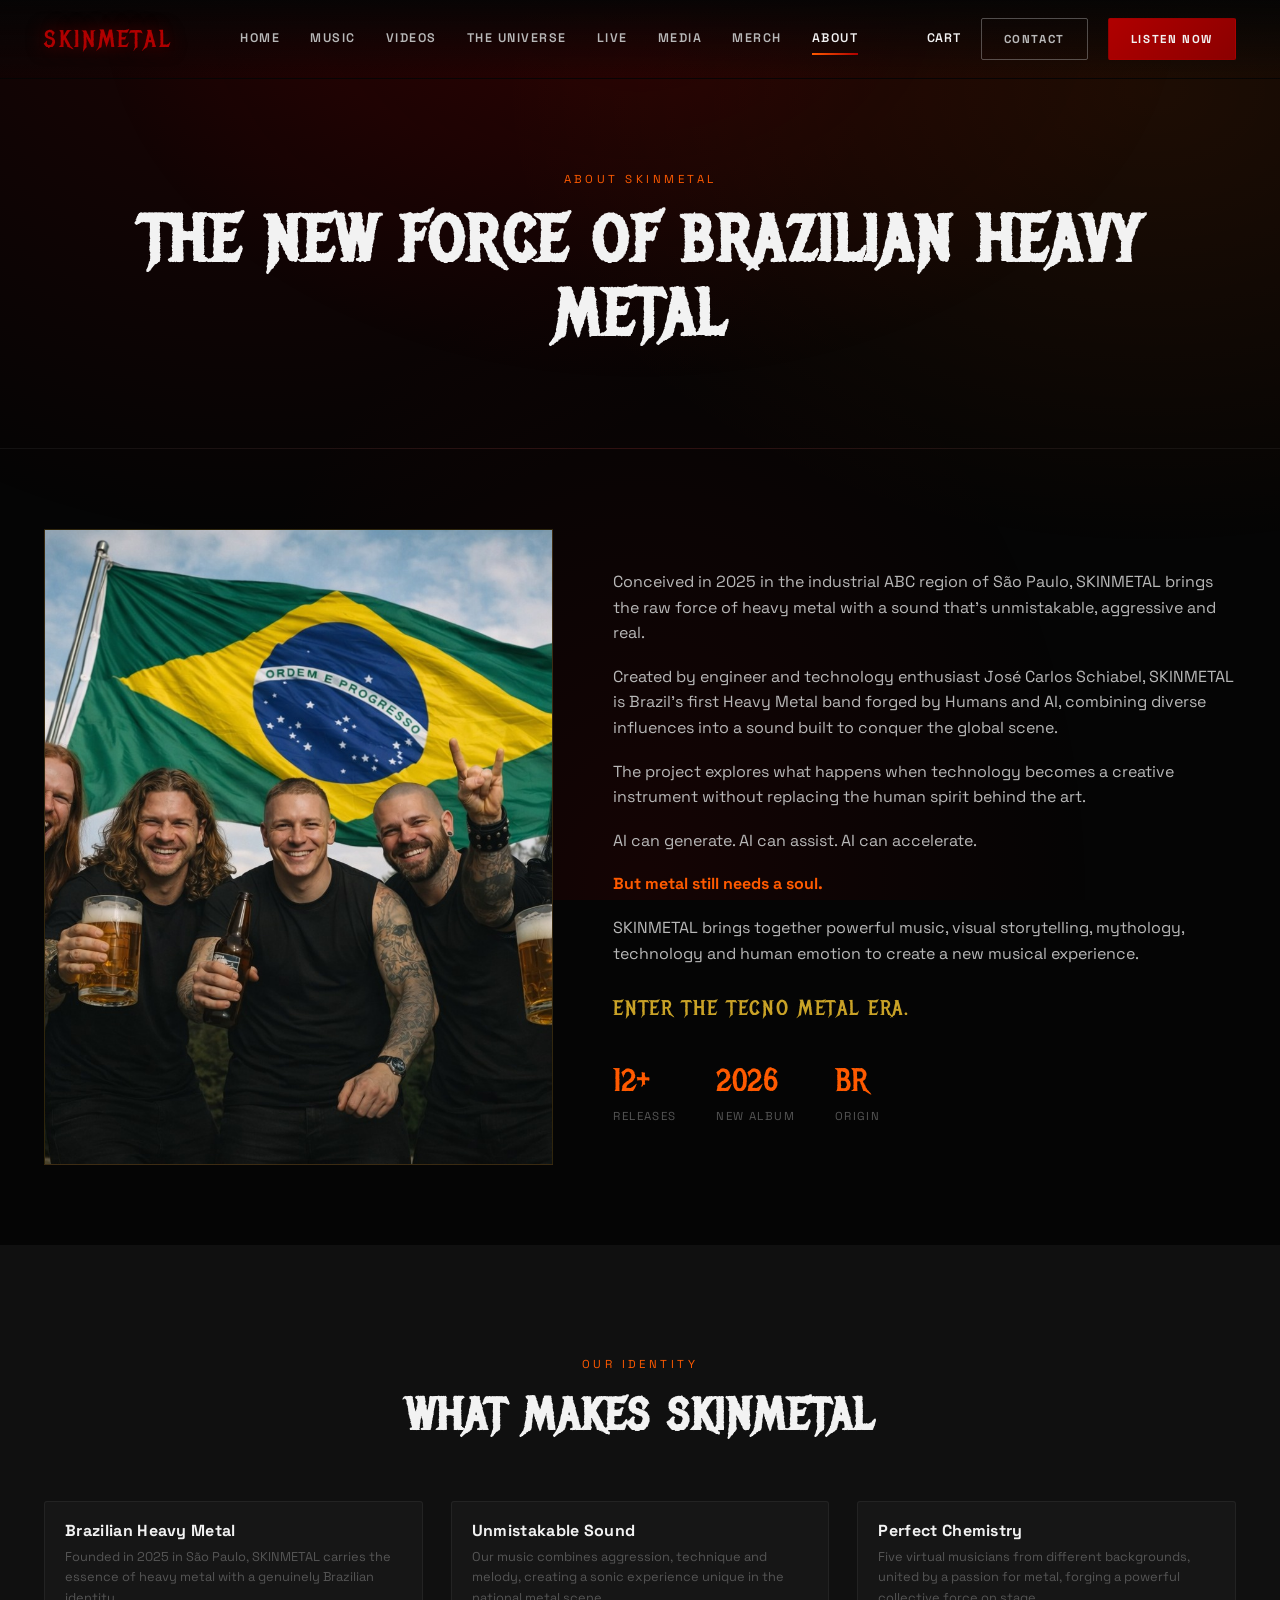
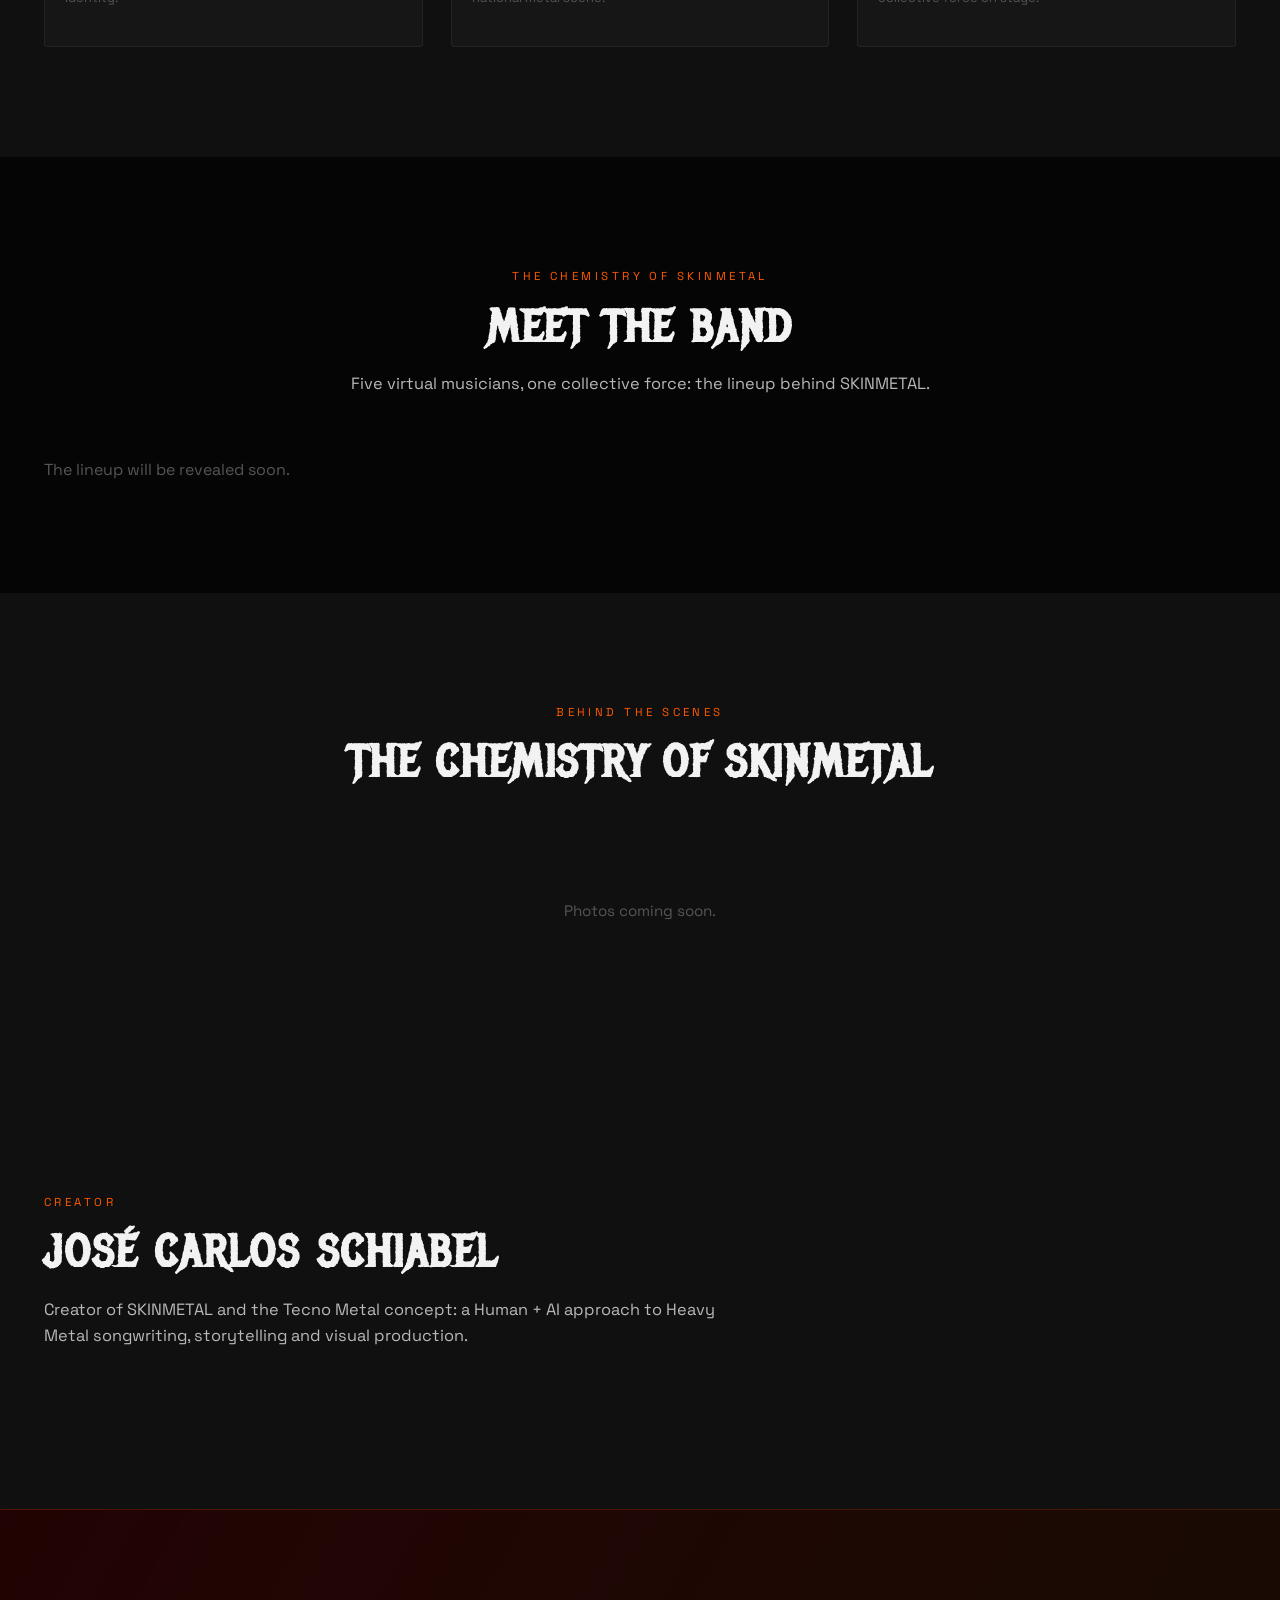
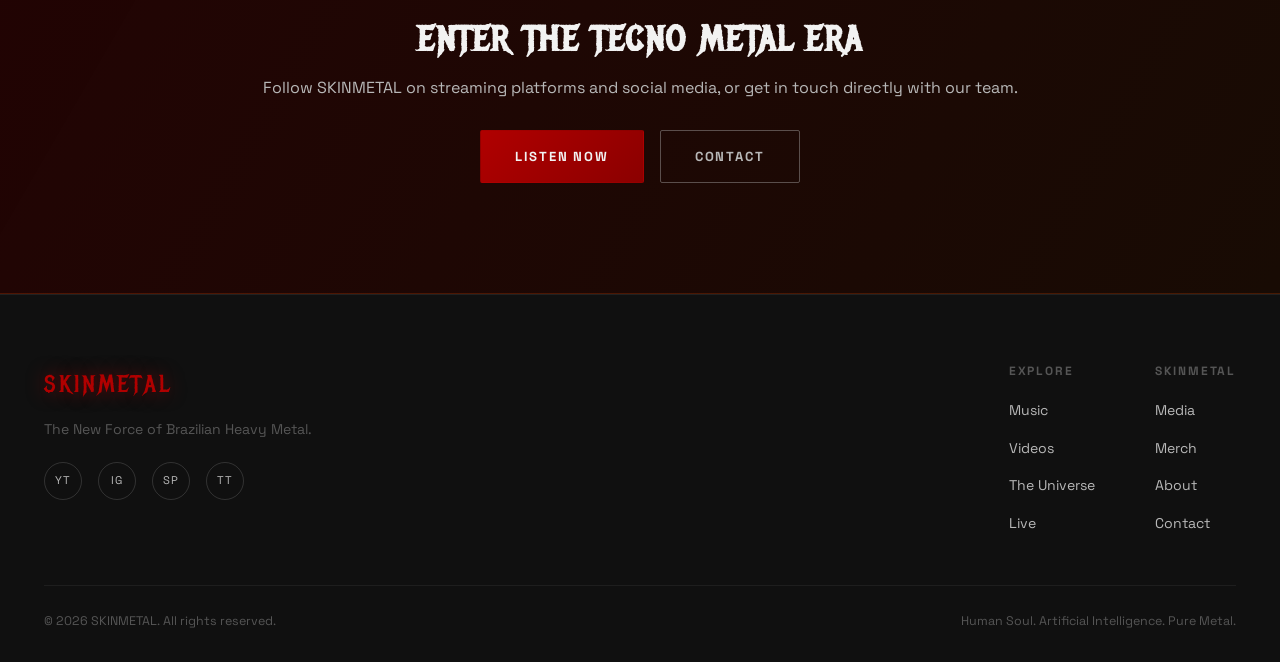
<file: about.html>
<!DOCTYPE html>
<html lang="en">
<head>
<meta charset="UTF-8">
<meta name="viewport" content="width=device-width, initial-scale=1.0">
<title>About | SKINMETAL</title>
<meta name="description" content="About SKINMETAL: a Brazilian Heavy Metal project built at the intersection of human creativity, artificial intelligence and cinematic storytelling.">
<link rel="icon" href="assets/logo-dragon.jpg">
<link rel="preconnect" href="https://fonts.googleapis.com">
<link rel="preconnect" href="https://fonts.gstatic.com" crossorigin>
<link href="https://fonts.googleapis.com/css2?family=Metal+Mania&family=Space+Grotesk:wght@400;500;700&display=swap" rel="stylesheet">
<link rel="stylesheet" href="css/styles.css?v=20261015i">
</head>
<body data-page="about">

<header class="site-header">
  <div class="container">
    <a href="index.html" class="logo notranslate" translate="no">SKIN<span>METAL</span></a>
    <nav class="nav-links">
      <a href="index.html" data-nav="home">Home</a>
      <a href="music.html" data-nav="music">Music</a>
      <a href="videos.html" data-nav="videos">Videos</a>
      <a href="universe.html" data-nav="universe">The Universe</a>
      <a href="live.html" data-nav="live">Live</a>
      <a href="media.html" data-nav="media">Media</a>
      <a href="merch.html" data-nav="merch">Merch</a>
      <a href="about.html" data-nav="about">About</a>
    </nav>
    <div class="nav-cta">
      <a href="checkout.html" class="cart-link" data-cart-link>Cart<span class="cart-badge is-empty" data-cart-count>0</span></a>
      <a href="contact.html" class="btn btn-outline">Contact</a>
      <a href="music.html" class="btn btn-primary">Listen Now</a>
    </div>
    <button class="menu-toggle" aria-label="Toggle menu"><span></span><span></span><span></span></button>
  </div>
</header>

<section class="page-hero">
  <div class="container">
    <span class="eyebrow">About Skinmetal</span>
    <h1>The New Force of Brazilian Heavy Metal</h1>
  </div>
</section>

<section class="section-tight">
  <div class="container">
    <div class="about-grid reveal">
      <div class="about-portrait has-img"><img src="assets/band-photo.jpg" alt="SKINMETAL band" data-about-photo></div>
      <div class="about-copy">
        <p>Conceived in 2025 in the industrial ABC region of São Paulo, SKINMETAL brings the raw force of heavy metal with a sound that's unmistakable, aggressive and real.</p>
        <p>Created by engineer and technology enthusiast José Carlos Schiabel, SKINMETAL is Brazil's first Heavy Metal band forged by Humans and AI, combining diverse influences into a sound built to conquer the global scene.</p>
        <p>The project explores what happens when technology becomes a creative instrument without replacing the human spirit behind the art.</p>
        <p>AI can generate. AI can assist. AI can accelerate.</p>
        <p><strong class="hl">But metal still needs a soul.</strong></p>
        <p>SKINMETAL brings together powerful music, visual storytelling, mythology, technology and human emotion to create a new musical experience.</p>
        <div class="final-line">Enter the Tecno Metal Era.</div>

        <div class="stat-row">
          <div class="stat"><div class="n">12+</div><div class="l">Releases</div></div>
          <div class="stat"><div class="n">2026</div><div class="l">New Album</div></div>
          <div class="stat"><div class="n">BR</div><div class="l">Origin</div></div>
        </div>
      </div>
    </div>
  </div>
</section>

<section class="section-alt">
  <div class="container">
    <div class="section-head reveal">
      <span class="eyebrow">Our Identity</span>
      <h2>What Makes SKINMETAL</h2>
    </div>
    <div class="grid grid-3 reveal">
      <div class="card">
        <div class="card-body">
          <h3>Brazilian Heavy Metal</h3>
          <p class="meta">Founded in 2025 in São Paulo, SKINMETAL carries the essence of heavy metal with a genuinely Brazilian identity.</p>
        </div>
      </div>
      <div class="card">
        <div class="card-body">
          <h3>Unmistakable Sound</h3>
          <p class="meta">Our music combines aggression, technique and melody, creating a sonic experience unique in the national metal scene.</p>
        </div>
      </div>
      <div class="card">
        <div class="card-body">
          <h3>Perfect Chemistry</h3>
          <p class="meta">Five virtual musicians from different backgrounds, united by a passion for metal, forging a powerful collective force on stage.</p>
        </div>
      </div>
    </div>
  </div>
</section>

<section>
  <div class="container">
    <div class="section-head reveal">
      <span class="eyebrow">The Chemistry of Skinmetal</span>
      <h2>Meet the Band</h2>
      <p>Five virtual musicians, one collective force: the lineup behind SKINMETAL.</p>
    </div>
    <div class="reveal" data-members-grid></div>
  </div>
</section>

<section class="section-alt">
  <div class="container">
    <div class="section-head reveal">
      <span class="eyebrow">Behind the Scenes</span>
      <h2>The Chemistry of SKINMETAL</h2>
    </div>
    <div class="grid grid-4 reveal" data-gallery-grid data-gallery-section="about"></div>
    <p class="empty-state" data-gallery-empty style="display:none;">Photos coming soon.</p>
  </div>
</section>

<section class="section-alt">
  <div class="container">
    <div class="section-head left reveal">
      <span class="eyebrow">Creator</span>
      <h2>José Carlos Schiabel</h2>
      <p class="lede">Creator of SKINMETAL and the Tecno Metal concept: a Human + AI approach to Heavy Metal songwriting, storytelling and visual production.</p>
    </div>
  </div>
</section>

<section class="newsletter">
  <div class="container reveal">
    <h2>Enter the Tecno Metal Era</h2>
    <p>Follow SKINMETAL on streaming platforms and social media, or get in touch directly with our team.</p>
    <div class="btn-group" style="justify-content:center;">
      <a href="music.html" class="btn btn-primary">Listen Now</a>
      <a href="contact.html" class="btn btn-outline">Contact</a>
    </div>
  </div>
</section>

<footer class="site-footer">
  <div class="container">
    <div class="footer-top">
      <div class="footer-brand">
        <a href="index.html" class="logo notranslate" translate="no">SKIN<span>METAL</span></a>
        <p>The New Force of Brazilian Heavy Metal.</p>
        <div class="footer-social">
          <a href="#" data-social="youtube" target="_blank" rel="noopener" aria-label="YouTube">YT</a>
          <a href="#" data-social="instagram" target="_blank" rel="noopener" aria-label="Instagram">IG</a>
          <a href="#" data-social="spotify" target="_blank" rel="noopener" aria-label="Spotify">SP</a>
          <a href="#" data-social="tiktok" target="_blank" rel="noopener" aria-label="TikTok">TT</a>
        </div>
      </div>
      <div class="footer-cols">
        <div class="footer-col">
          <h4>Explore</h4>
          <ul>
            <li><a href="music.html">Music</a></li>
            <li><a href="videos.html">Videos</a></li>
            <li><a href="universe.html">The Universe</a></li>
            <li><a href="live.html">Live</a></li>
          </ul>
        </div>
        <div class="footer-col">
          <h4>SKINMETAL</h4>
          <ul>
            <li><a href="media.html">Media</a></li>
            <li><a href="merch.html">Merch</a></li>
            <li><a href="about.html">About</a></li>
            <li><a href="contact.html">Contact</a></li>
          </ul>
        </div>
      </div>
    </div>
    <div class="footer-bottom">
      <span>&copy; 2026 SKINMETAL. All rights reserved.</span>
      <span>Human Soul. Artificial Intelligence. Pure Metal.</span>
    </div>
  </div>
</footer>

<script src="js/main.js?v=20261015i"></script>
</body>
</html>
</file>
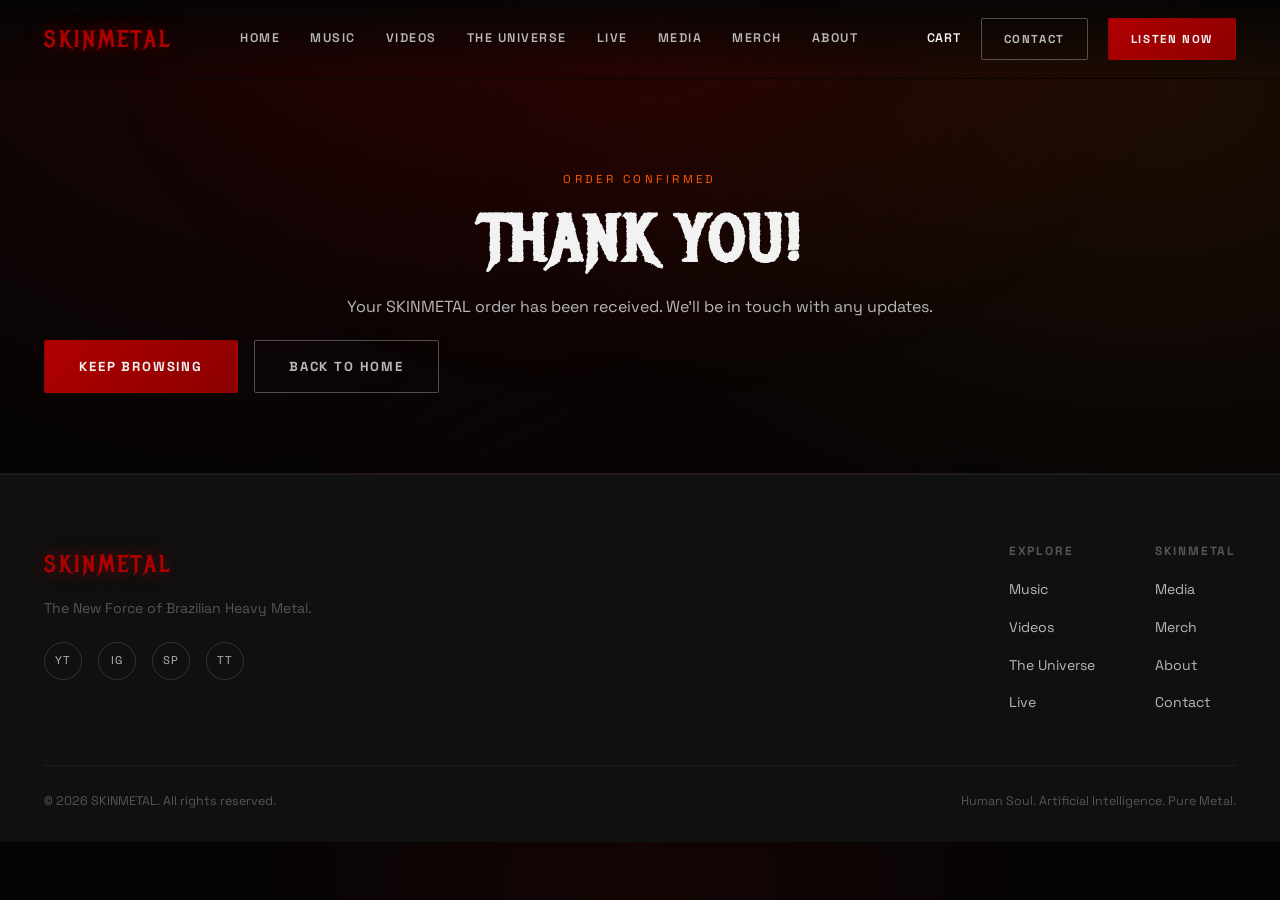
<file: checkout-success.html>
<!DOCTYPE html>
<html lang="en">
<head>
<meta charset="UTF-8">
<meta name="viewport" content="width=device-width, initial-scale=1.0">
<title>Order Received | SKINMETAL</title>
<meta name="description" content="Your SKINMETAL order has been received.">
<meta name="robots" content="noindex, nofollow">
<link rel="icon" href="assets/logo-dragon.jpg">
<link rel="preconnect" href="https://fonts.googleapis.com">
<link rel="preconnect" href="https://fonts.gstatic.com" crossorigin>
<link href="https://fonts.googleapis.com/css2?family=Metal+Mania&family=Space+Grotesk:wght@400;500;700&display=swap" rel="stylesheet">
<link rel="stylesheet" href="css/styles.css?v=20261015i">
</head>
<body data-page="checkout-success">

<header class="site-header">
  <div class="container">
    <a href="index.html" class="logo notranslate" translate="no">SKIN<span>METAL</span></a>
    <nav class="nav-links">
      <a href="index.html" data-nav="home">Home</a>
      <a href="music.html" data-nav="music">Music</a>
      <a href="videos.html" data-nav="videos">Videos</a>
      <a href="universe.html" data-nav="universe">The Universe</a>
      <a href="live.html" data-nav="live">Live</a>
      <a href="media.html" data-nav="media">Media</a>
      <a href="merch.html" data-nav="merch">Merch</a>
      <a href="about.html" data-nav="about">About</a>
    </nav>
    <div class="nav-cta">
      <a href="checkout.html" class="cart-link" data-cart-link>Cart<span class="cart-badge is-empty" data-cart-count>0</span></a>
      <a href="contact.html" class="btn btn-outline">Contact</a>
      <a href="music.html" class="btn btn-primary">Listen Now</a>
    </div>
    <button class="menu-toggle" aria-label="Toggle menu"><span></span><span></span><span></span></button>
  </div>
</header>

<section class="page-hero">
  <div class="container">
    <span class="eyebrow">Order Confirmed</span>
    <h1>Thank You!</h1>
    <p id="order-ref-text">Your SKINMETAL order has been received. We'll be in touch with any updates.</p>
    <div class="btn-group" style="margin-top:20px;">
      <a href="merch.html" class="btn btn-primary">Keep Browsing</a>
      <a href="index.html" class="btn btn-outline">Back to Home</a>
    </div>
  </div>
</section>

<footer class="site-footer">
  <div class="container">
    <div class="footer-top">
      <div class="footer-brand">
        <a href="index.html" class="logo notranslate" translate="no">SKIN<span>METAL</span></a>
        <p>The New Force of Brazilian Heavy Metal.</p>
        <div class="footer-social">
          <a href="#" data-social="youtube" target="_blank" rel="noopener" aria-label="YouTube">YT</a>
          <a href="#" data-social="instagram" target="_blank" rel="noopener" aria-label="Instagram">IG</a>
          <a href="#" data-social="spotify" target="_blank" rel="noopener" aria-label="Spotify">SP</a>
          <a href="#" data-social="tiktok" target="_blank" rel="noopener" aria-label="TikTok">TT</a>
        </div>
      </div>
      <div class="footer-cols">
        <div class="footer-col">
          <h4>Explore</h4>
          <ul>
            <li><a href="music.html">Music</a></li>
            <li><a href="videos.html">Videos</a></li>
            <li><a href="universe.html">The Universe</a></li>
            <li><a href="live.html">Live</a></li>
          </ul>
        </div>
        <div class="footer-col">
          <h4>SKINMETAL</h4>
          <ul>
            <li><a href="media.html">Media</a></li>
            <li><a href="merch.html">Merch</a></li>
            <li><a href="about.html">About</a></li>
            <li><a href="contact.html">Contact</a></li>
          </ul>
        </div>
      </div>
    </div>
    <div class="footer-bottom">
      <span>&copy; 2026 SKINMETAL. All rights reserved.</span>
      <span>Human Soul. Artificial Intelligence. Pure Metal.</span>
    </div>
  </div>
</footer>

<script src="js/main.js?v=20261015i"></script>
<script>
(function () {
  try {
    var params = new URLSearchParams(window.location.search);
    var order = params.get('order');
    if (order) {
      var el = document.getElementById('order-ref-text');
      if (el) el.textContent = 'Your SKINMETAL order #' + order.slice(0, 8) + ' has been received. We\'ll be in touch with any updates.';
    }
    localStorage.removeItem('skinmetal_cart');
  } catch (e) {}
})();
</script>
</body>
</html>
</file>
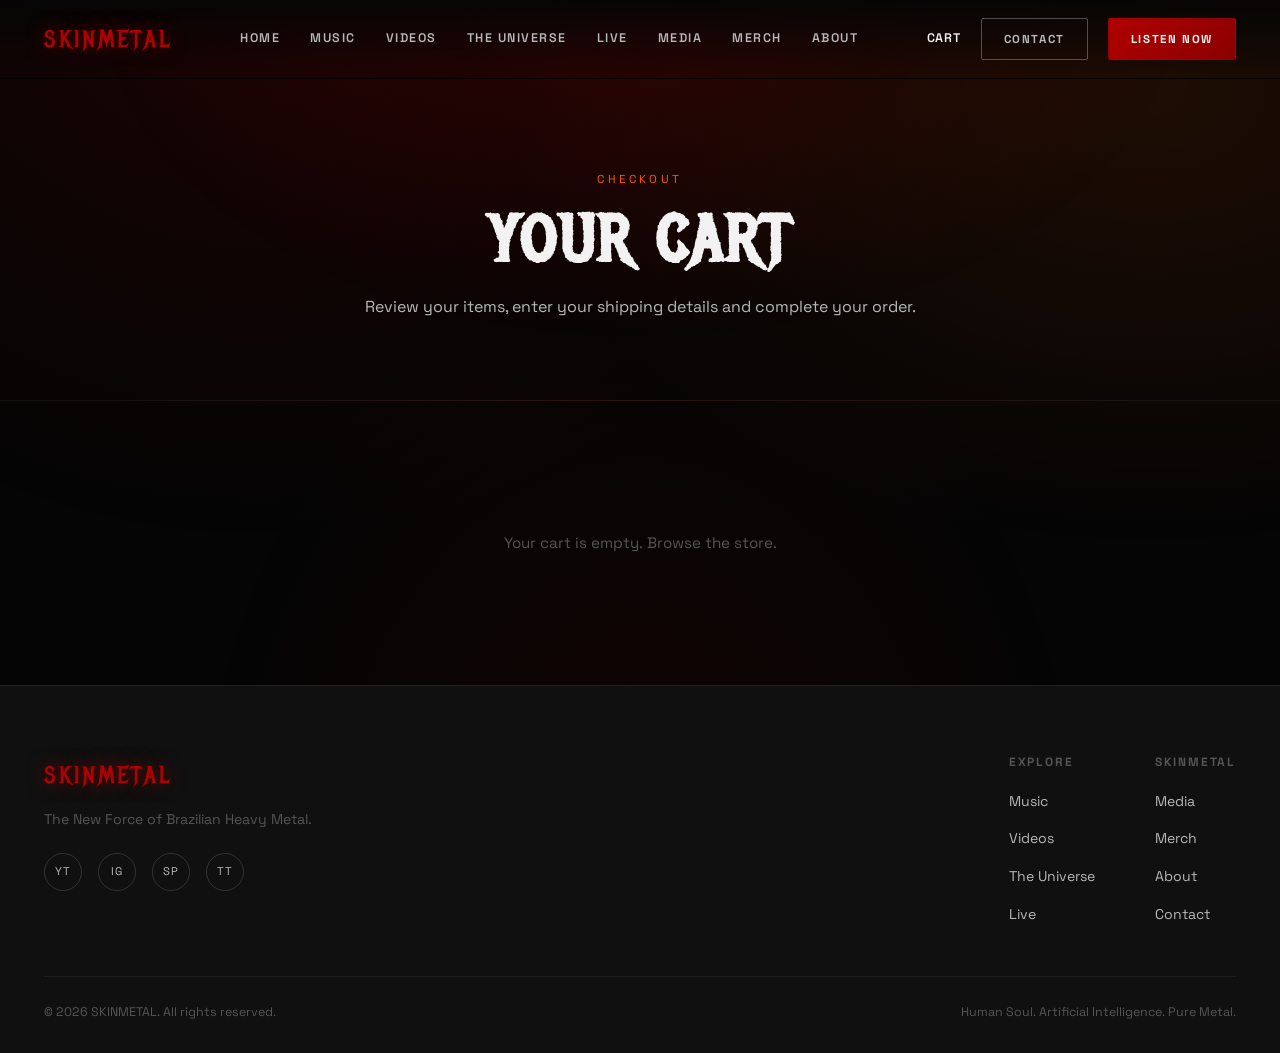
<file: checkout.html>
<!DOCTYPE html>
<html lang="en">
<head>
<meta charset="UTF-8">
<meta name="viewport" content="width=device-width, initial-scale=1.0">
<title>Checkout | SKINMETAL</title>
<meta name="description" content="Review your cart and complete your SKINMETAL order.">
<meta name="robots" content="noindex, nofollow">
<link rel="icon" href="assets/logo-dragon.jpg">
<link rel="preconnect" href="https://fonts.googleapis.com">
<link rel="preconnect" href="https://fonts.gstatic.com" crossorigin>
<link href="https://fonts.googleapis.com/css2?family=Metal+Mania&family=Space+Grotesk:wght@400;500;700&display=swap" rel="stylesheet">
<link rel="stylesheet" href="css/styles.css?v=20261015i">
</head>
<body data-page="checkout">

<header class="site-header">
  <div class="container">
    <a href="index.html" class="logo notranslate" translate="no">SKIN<span>METAL</span></a>
    <nav class="nav-links">
      <a href="index.html" data-nav="home">Home</a>
      <a href="music.html" data-nav="music">Music</a>
      <a href="videos.html" data-nav="videos">Videos</a>
      <a href="universe.html" data-nav="universe">The Universe</a>
      <a href="live.html" data-nav="live">Live</a>
      <a href="media.html" data-nav="media">Media</a>
      <a href="merch.html" data-nav="merch">Merch</a>
      <a href="about.html" data-nav="about">About</a>
    </nav>
    <div class="nav-cta">
      <a href="checkout.html" class="cart-link" data-cart-link>Cart<span class="cart-badge is-empty" data-cart-count>0</span></a>
      <a href="contact.html" class="btn btn-outline">Contact</a>
      <a href="music.html" class="btn btn-primary">Listen Now</a>
    </div>
    <button class="menu-toggle" aria-label="Toggle menu"><span></span><span></span><span></span></button>
  </div>
</header>

<section class="page-hero">
  <div class="container">
    <span class="eyebrow">Checkout</span>
    <h1>Your Cart</h1>
    <p>Review your items, enter your shipping details and complete your order.</p>
  </div>
</section>

<section class="section-tight">
  <div class="container" data-checkout>

    <p class="empty-state" data-cart-empty style="display:none;">Your cart is empty. <a href="merch.html">Browse the store</a>.</p>

    <div data-checkout-content>
      <div class="cart-table reveal" data-cart-items></div>

      <div class="checkout-grid reveal">
        <div class="checkout-form-col">
          <h3>Shipping Information</h3>
          <form id="checkout-form">
            <div class="form-row">
              <div class="form-group">
                <label for="co-name">Full Name</label>
                <input type="text" id="co-name" name="name" required>
              </div>
              <div class="form-group">
                <label for="co-email">Email</label>
                <input type="email" id="co-email" name="email" required>
              </div>
            </div>
            <div class="form-group">
              <label for="co-address">Address</label>
              <input type="text" id="co-address" name="address" required>
            </div>
            <div class="form-row">
              <div class="form-group">
                <label for="co-city">City</label>
                <input type="text" id="co-city" name="city" required>
              </div>
              <div class="form-group">
                <label for="co-postal">Postal Code</label>
                <input type="text" id="co-postal" name="postal_code" required>
              </div>
            </div>
            <div class="form-group">
              <label for="co-country">Country</label>
              <select id="co-country" name="country" required></select>
            </div>
          </form>
        </div>

        <div class="checkout-summary-col">
          <h3>Order Summary</h3>
          <div class="checkout-totals">
            <div class="row"><span>Subtotal</span><span data-subtotal>&mdash;</span></div>
            <div class="row"><span>Shipping</span><span data-shipping-cost>Enter your country</span></div>
            <div class="row total"><span>Total</span><span data-order-total>&mdash;</span></div>
          </div>
          <div class="payment-methods">
            <div data-pay-wrap="mercadopago" style="display:none;">
              <button type="button" class="btn btn-primary" data-pay="mercadopago" disabled>Pay with Mercado Pago</button>
              <p class="payment-note" data-pay-note="mercadopago"></p>
            </div>
            <div data-pay-wrap="whatsapp" style="display:none;">
              <button type="button" class="btn btn-primary" data-pay="whatsapp">Continue on WhatsApp</button>
              <p class="payment-note">International orders are arranged directly with the band on WhatsApp &mdash; we'll confirm payment and shipping with you there.</p>
            </div>
          </div>
          <p class="form-note" data-checkout-message></p>
        </div>
      </div>
    </div>

  </div>
</section>

<footer class="site-footer">
  <div class="container">
    <div class="footer-top">
      <div class="footer-brand">
        <a href="index.html" class="logo notranslate" translate="no">SKIN<span>METAL</span></a>
        <p>The New Force of Brazilian Heavy Metal.</p>
        <div class="footer-social">
          <a href="#" data-social="youtube" target="_blank" rel="noopener" aria-label="YouTube">YT</a>
          <a href="#" data-social="instagram" target="_blank" rel="noopener" aria-label="Instagram">IG</a>
          <a href="#" data-social="spotify" target="_blank" rel="noopener" aria-label="Spotify">SP</a>
          <a href="#" data-social="tiktok" target="_blank" rel="noopener" aria-label="TikTok">TT</a>
        </div>
      </div>
      <div class="footer-cols">
        <div class="footer-col">
          <h4>Explore</h4>
          <ul>
            <li><a href="music.html">Music</a></li>
            <li><a href="videos.html">Videos</a></li>
            <li><a href="universe.html">The Universe</a></li>
            <li><a href="live.html">Live</a></li>
          </ul>
        </div>
        <div class="footer-col">
          <h4>SKINMETAL</h4>
          <ul>
            <li><a href="media.html">Media</a></li>
            <li><a href="merch.html">Merch</a></li>
            <li><a href="about.html">About</a></li>
            <li><a href="contact.html">Contact</a></li>
          </ul>
        </div>
      </div>
    </div>
    <div class="footer-bottom">
      <span>&copy; 2026 SKINMETAL. All rights reserved.</span>
      <span>Human Soul. Artificial Intelligence. Pure Metal.</span>
    </div>
  </div>
</footer>

<script src="js/main.js?v=20261015i"></script>
</body>
</html>
</file>
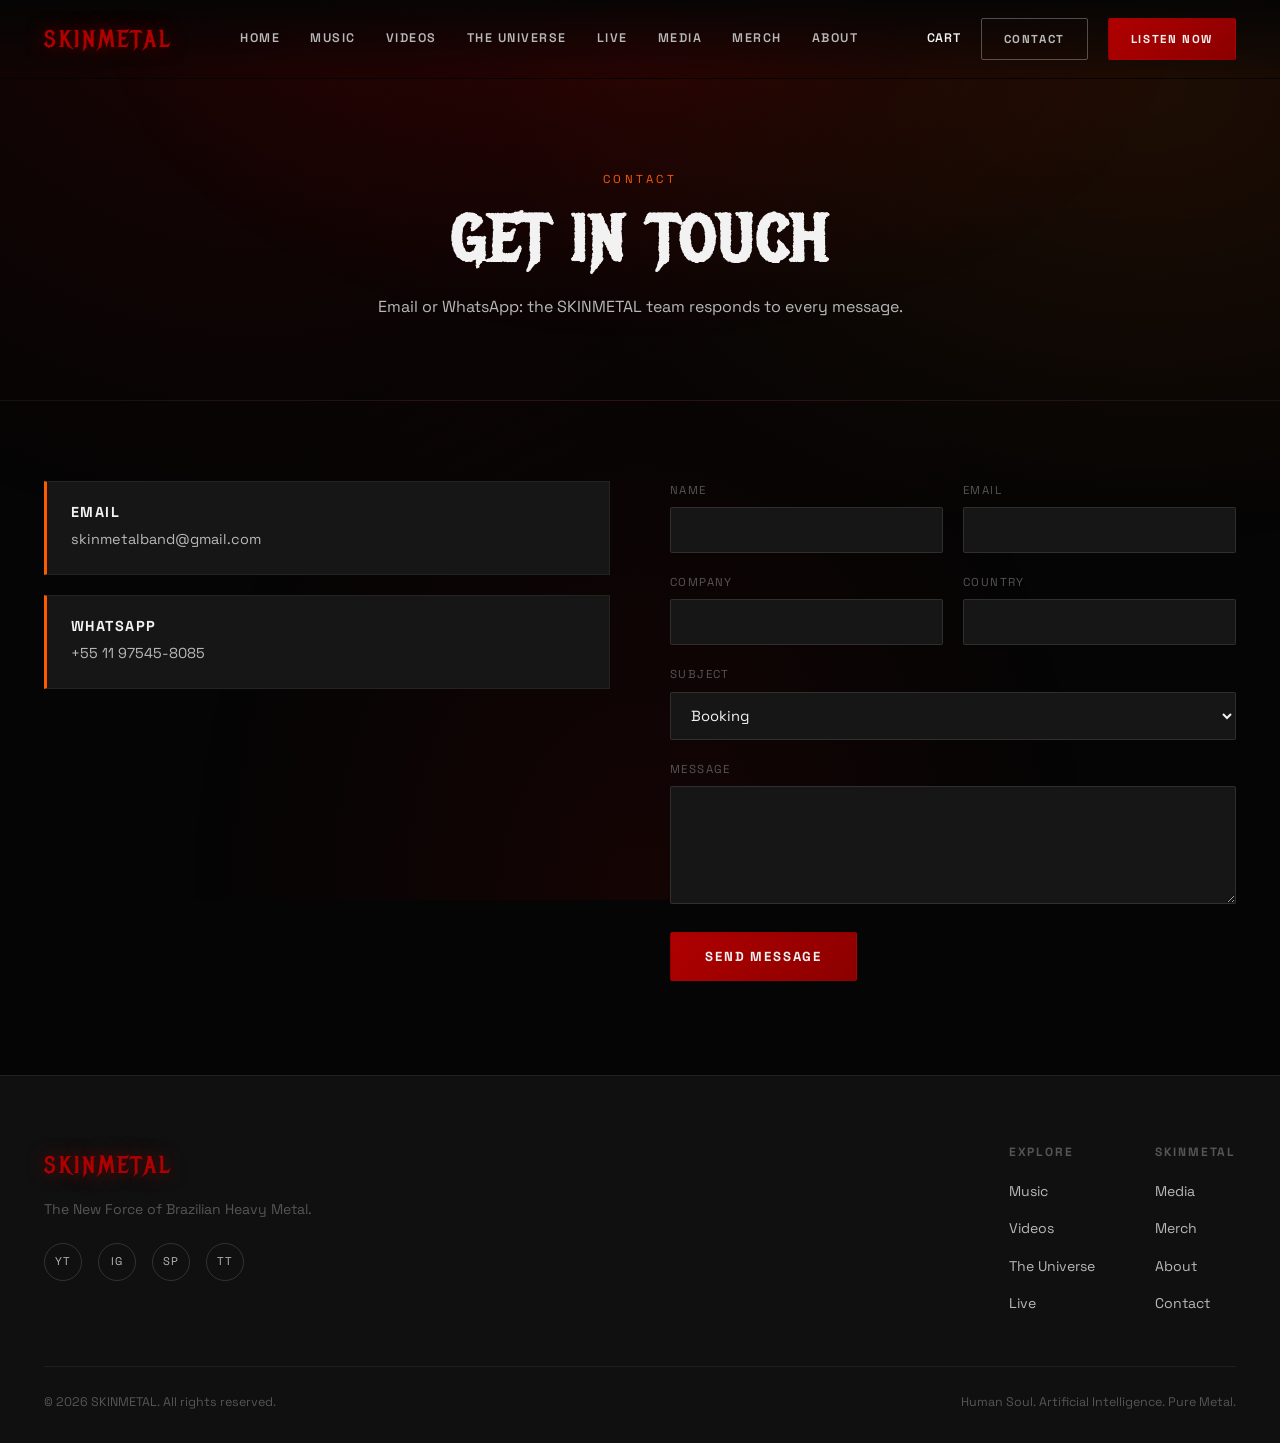
<file: contact.html>
<!DOCTYPE html>
<html lang="en">
<head>
<meta charset="UTF-8">
<meta name="viewport" content="width=device-width, initial-scale=1.0">
<title>Contact | SKINMETAL</title>
<meta name="description" content="Contact SKINMETAL: email and WhatsApp for booking, press and business inquiries.">
<link rel="icon" href="assets/logo-dragon.jpg">
<link rel="preconnect" href="https://fonts.googleapis.com">
<link rel="preconnect" href="https://fonts.gstatic.com" crossorigin>
<link href="https://fonts.googleapis.com/css2?family=Metal+Mania&family=Space+Grotesk:wght@400;500;700&display=swap" rel="stylesheet">
<link rel="stylesheet" href="css/styles.css?v=20261015i">
</head>
<body data-page="contact">

<header class="site-header">
  <div class="container">
    <a href="index.html" class="logo notranslate" translate="no">SKIN<span>METAL</span></a>
    <nav class="nav-links">
      <a href="index.html" data-nav="home">Home</a>
      <a href="music.html" data-nav="music">Music</a>
      <a href="videos.html" data-nav="videos">Videos</a>
      <a href="universe.html" data-nav="universe">The Universe</a>
      <a href="live.html" data-nav="live">Live</a>
      <a href="media.html" data-nav="media">Media</a>
      <a href="merch.html" data-nav="merch">Merch</a>
      <a href="about.html" data-nav="about">About</a>
    </nav>
    <div class="nav-cta">
      <a href="checkout.html" class="cart-link" data-cart-link>Cart<span class="cart-badge is-empty" data-cart-count>0</span></a>
      <a href="contact.html" class="btn btn-outline">Contact</a>
      <a href="music.html" class="btn btn-primary">Listen Now</a>
    </div>
    <button class="menu-toggle" aria-label="Toggle menu"><span></span><span></span><span></span></button>
  </div>
</header>

<section class="page-hero">
  <div class="container">
    <span class="eyebrow">Contact</span>
    <h1>Get in Touch</h1>
    <p>Email or WhatsApp: the SKINMETAL team responds to every message.</p>
  </div>
</section>

<section class="section-tight">
  <div class="container">
    <div class="contact-grid">
      <div class="contact-channels reveal">
        <div class="contact-channel">
          <h3>Email</h3>
          <a href="mailto:skinmetalband@gmail.com" data-contact-email>skinmetalband@gmail.com</a>
        </div>
        <div class="contact-channel">
          <h3>WhatsApp</h3>
          <a href="https://wa.me/5511975458085" target="_blank" rel="noopener" data-contact-whatsapp>+55 11 97545-8085</a>
        </div>
      </div>

      <form class="reveal" id="contact-form">
        <input type="text" name="website" tabindex="-1" autocomplete="off" style="position:absolute; left:-9999px; width:1px; height:1px; opacity:0;" aria-hidden="true">
        <div class="form-row">
          <div class="form-group">
            <label for="name">Name</label>
            <input type="text" id="name" name="name" required>
          </div>
          <div class="form-group">
            <label for="email">Email</label>
            <input type="email" id="email" name="email" required>
          </div>
        </div>
        <div class="form-row">
          <div class="form-group">
            <label for="company">Company</label>
            <input type="text" id="company" name="company">
          </div>
          <div class="form-group">
            <label for="country">Country</label>
            <input type="text" id="country" name="country">
          </div>
        </div>
        <div class="form-group">
          <label for="subject">Subject</label>
          <select id="subject" name="subject">
            <option>Booking</option>
            <option>Press</option>
            <option>Business</option>
            <option>Partnerships</option>
            <option>General</option>
          </select>
        </div>
        <div class="form-group">
          <label for="message">Message</label>
          <textarea id="message" name="message" rows="5" required></textarea>
        </div>
        <button type="submit" class="btn btn-primary">Send Message</button>
        <p class="form-note" style="margin-top:14px; font-size:0.85rem;"></p>
      </form>
    </div>
  </div>
</section>

<footer class="site-footer">
  <div class="container">
    <div class="footer-top">
      <div class="footer-brand">
        <a href="index.html" class="logo notranslate" translate="no">SKIN<span>METAL</span></a>
        <p>The New Force of Brazilian Heavy Metal.</p>
        <div class="footer-social">
          <a href="#" data-social="youtube" target="_blank" rel="noopener" aria-label="YouTube">YT</a>
          <a href="#" data-social="instagram" target="_blank" rel="noopener" aria-label="Instagram">IG</a>
          <a href="#" data-social="spotify" target="_blank" rel="noopener" aria-label="Spotify">SP</a>
          <a href="#" data-social="tiktok" target="_blank" rel="noopener" aria-label="TikTok">TT</a>
        </div>
      </div>
      <div class="footer-cols">
        <div class="footer-col">
          <h4>Explore</h4>
          <ul>
            <li><a href="music.html">Music</a></li>
            <li><a href="videos.html">Videos</a></li>
            <li><a href="universe.html">The Universe</a></li>
            <li><a href="live.html">Live</a></li>
          </ul>
        </div>
        <div class="footer-col">
          <h4>SKINMETAL</h4>
          <ul>
            <li><a href="media.html">Media</a></li>
            <li><a href="merch.html">Merch</a></li>
            <li><a href="about.html">About</a></li>
            <li><a href="contact.html">Contact</a></li>
          </ul>
        </div>
      </div>
    </div>
    <div class="footer-bottom">
      <span>&copy; 2026 SKINMETAL. All rights reserved.</span>
      <span>Human Soul. Artificial Intelligence. Pure Metal.</span>
    </div>
  </div>
</footer>

<script src="js/main.js?v=20261015i"></script>
</body>
</html>
</file>
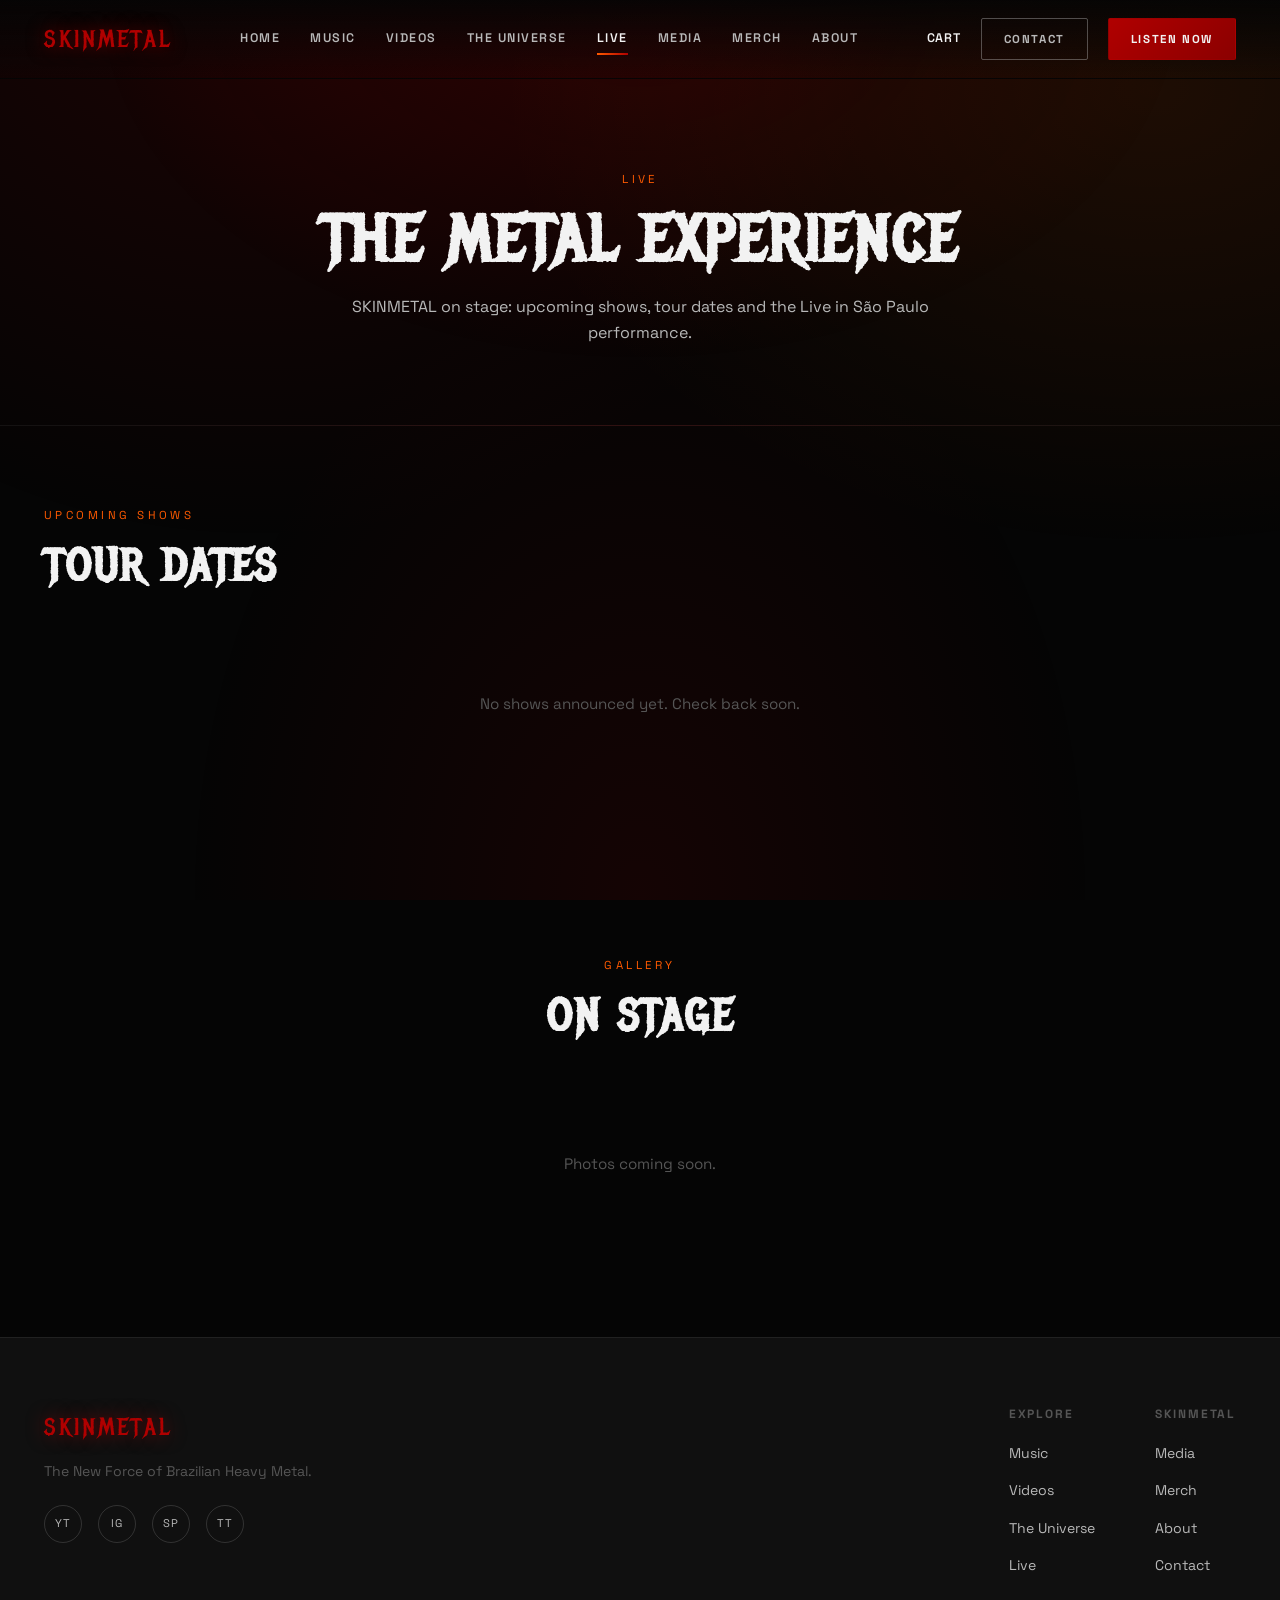
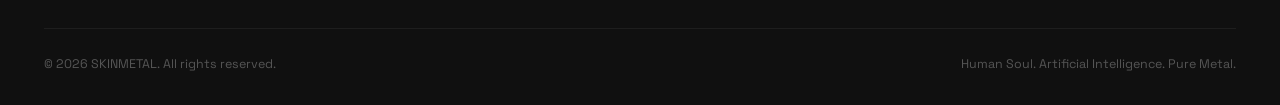
<file: live.html>
<!DOCTYPE html>
<html lang="en">
<head>
<meta charset="UTF-8">
<meta name="viewport" content="width=device-width, initial-scale=1.0">
<title>Live | SKINMETAL</title>
<meta name="description" content="SKINMETAL live: upcoming shows, tour dates and the Live in São Paulo performance.">
<link rel="icon" href="assets/logo-dragon.jpg">
<link rel="preconnect" href="https://fonts.googleapis.com">
<link rel="preconnect" href="https://fonts.gstatic.com" crossorigin>
<link href="https://fonts.googleapis.com/css2?family=Metal+Mania&family=Space+Grotesk:wght@400;500;700&display=swap" rel="stylesheet">
<link rel="stylesheet" href="css/styles.css?v=20261015i">
</head>
<body data-page="live">

<header class="site-header">
  <div class="container">
    <a href="index.html" class="logo notranslate" translate="no">SKIN<span>METAL</span></a>
    <nav class="nav-links">
      <a href="index.html" data-nav="home">Home</a>
      <a href="music.html" data-nav="music">Music</a>
      <a href="videos.html" data-nav="videos">Videos</a>
      <a href="universe.html" data-nav="universe">The Universe</a>
      <a href="live.html" data-nav="live">Live</a>
      <a href="media.html" data-nav="media">Media</a>
      <a href="merch.html" data-nav="merch">Merch</a>
      <a href="about.html" data-nav="about">About</a>
    </nav>
    <div class="nav-cta">
      <a href="checkout.html" class="cart-link" data-cart-link>Cart<span class="cart-badge is-empty" data-cart-count>0</span></a>
      <a href="contact.html" class="btn btn-outline">Contact</a>
      <a href="music.html" class="btn btn-primary">Listen Now</a>
    </div>
    <button class="menu-toggle" aria-label="Toggle menu"><span></span><span></span><span></span></button>
  </div>
</header>

<section class="page-hero">
  <div class="container">
    <span class="eyebrow">Live</span>
    <h1>The Metal Experience</h1>
    <p>SKINMETAL on stage: upcoming shows, tour dates and the Live in São Paulo performance.</p>
  </div>
</section>

<section class="section-tight">
  <div class="container">
    <div class="section-head left reveal">
      <span class="eyebrow">Upcoming Shows</span>
      <h2>Tour Dates</h2>
    </div>
    <div class="reveal">
      <div data-shows-list></div>
      <p class="empty-state" data-shows-empty>No shows announced yet. Check back soon.</p>
    </div>
  </div>
</section>

<section>
  <div class="container">
    <div class="section-head reveal">
      <span class="eyebrow">Gallery</span>
      <h2>On Stage</h2>
    </div>
    <div class="grid grid-4 reveal" data-gallery-grid data-gallery-section="live"></div>
    <p class="empty-state" data-gallery-empty style="display:none;">Photos coming soon.</p>
  </div>
</section>

<footer class="site-footer">
  <div class="container">
    <div class="footer-top">
      <div class="footer-brand">
        <a href="index.html" class="logo notranslate" translate="no">SKIN<span>METAL</span></a>
        <p>The New Force of Brazilian Heavy Metal.</p>
        <div class="footer-social">
          <a href="#" data-social="youtube" target="_blank" rel="noopener" aria-label="YouTube">YT</a>
          <a href="#" data-social="instagram" target="_blank" rel="noopener" aria-label="Instagram">IG</a>
          <a href="#" data-social="spotify" target="_blank" rel="noopener" aria-label="Spotify">SP</a>
          <a href="#" data-social="tiktok" target="_blank" rel="noopener" aria-label="TikTok">TT</a>
        </div>
      </div>
      <div class="footer-cols">
        <div class="footer-col">
          <h4>Explore</h4>
          <ul>
            <li><a href="music.html">Music</a></li>
            <li><a href="videos.html">Videos</a></li>
            <li><a href="universe.html">The Universe</a></li>
            <li><a href="live.html">Live</a></li>
          </ul>
        </div>
        <div class="footer-col">
          <h4>SKINMETAL</h4>
          <ul>
            <li><a href="media.html">Media</a></li>
            <li><a href="merch.html">Merch</a></li>
            <li><a href="about.html">About</a></li>
            <li><a href="contact.html">Contact</a></li>
          </ul>
        </div>
      </div>
    </div>
    <div class="footer-bottom">
      <span>&copy; 2026 SKINMETAL. All rights reserved.</span>
      <span>Human Soul. Artificial Intelligence. Pure Metal.</span>
    </div>
  </div>
</footer>

<script src="js/main.js?v=20261015i"></script>
</body>
</html>
</file>
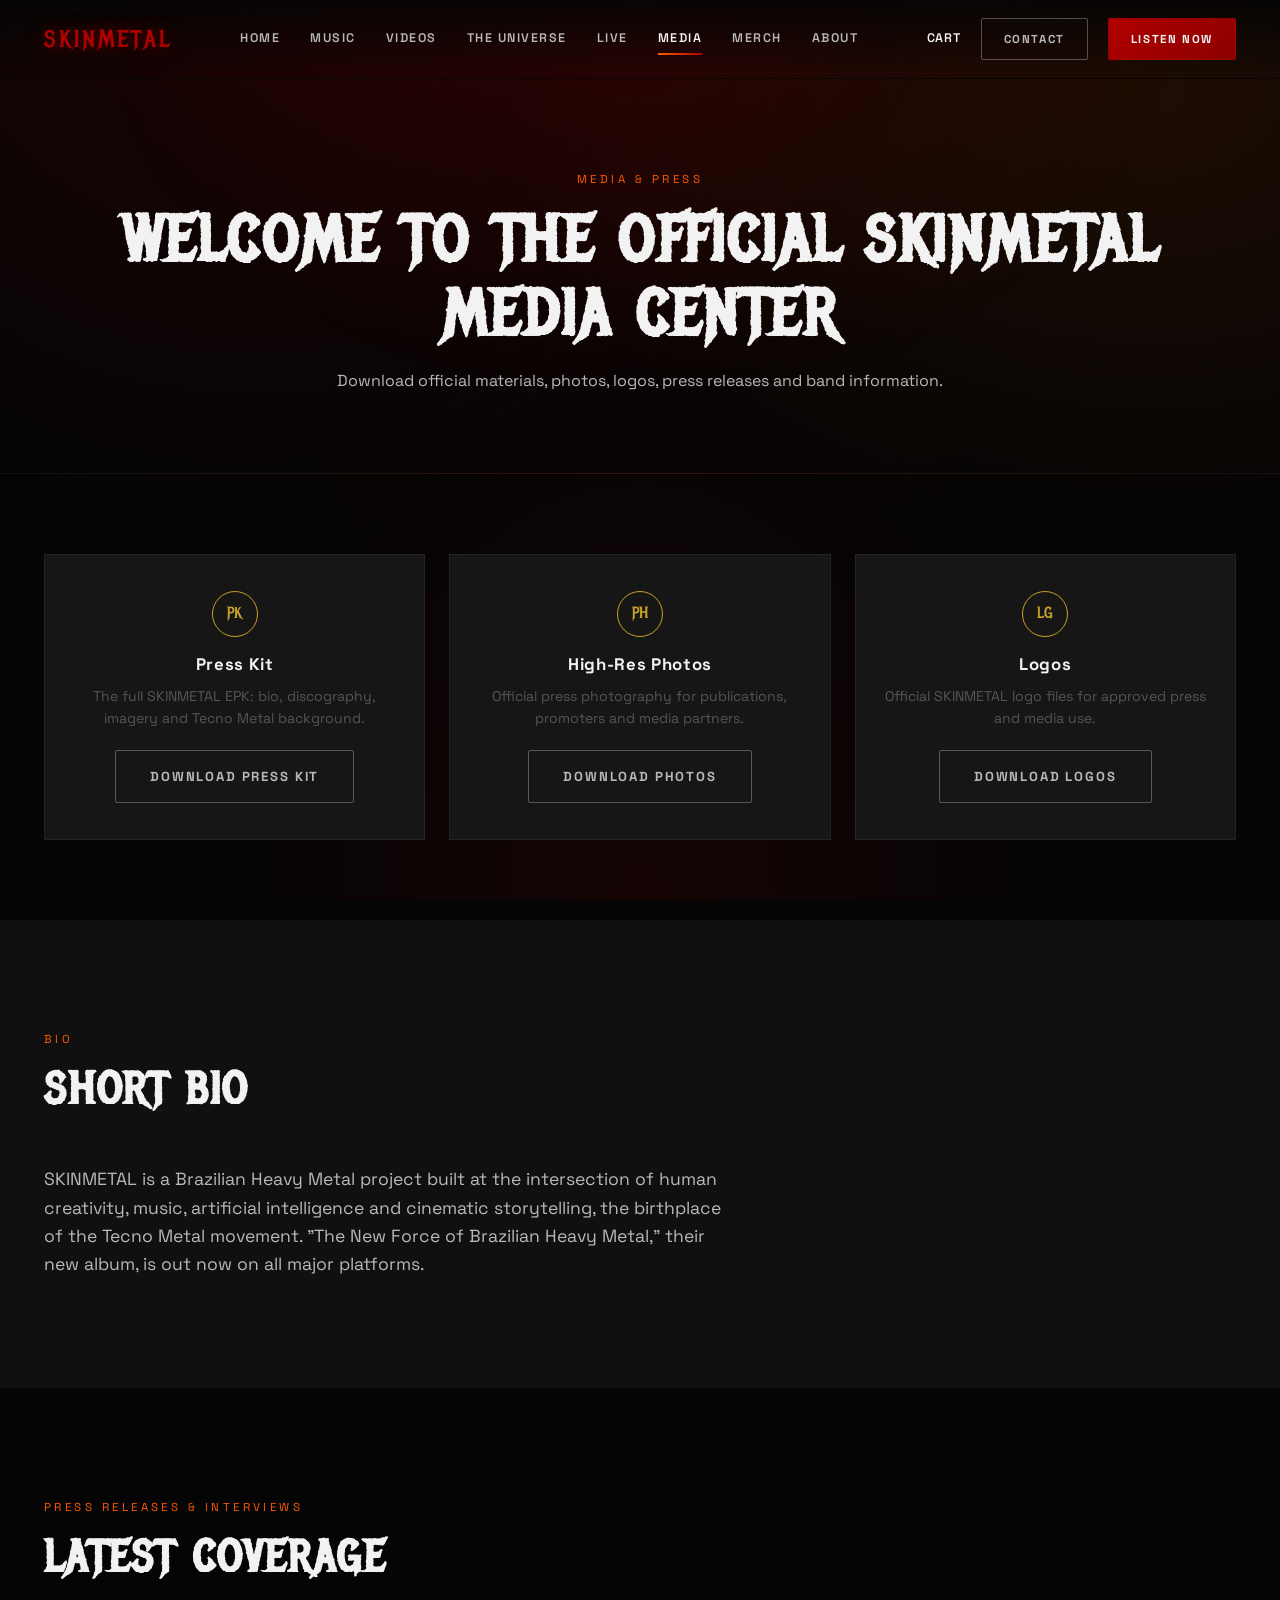
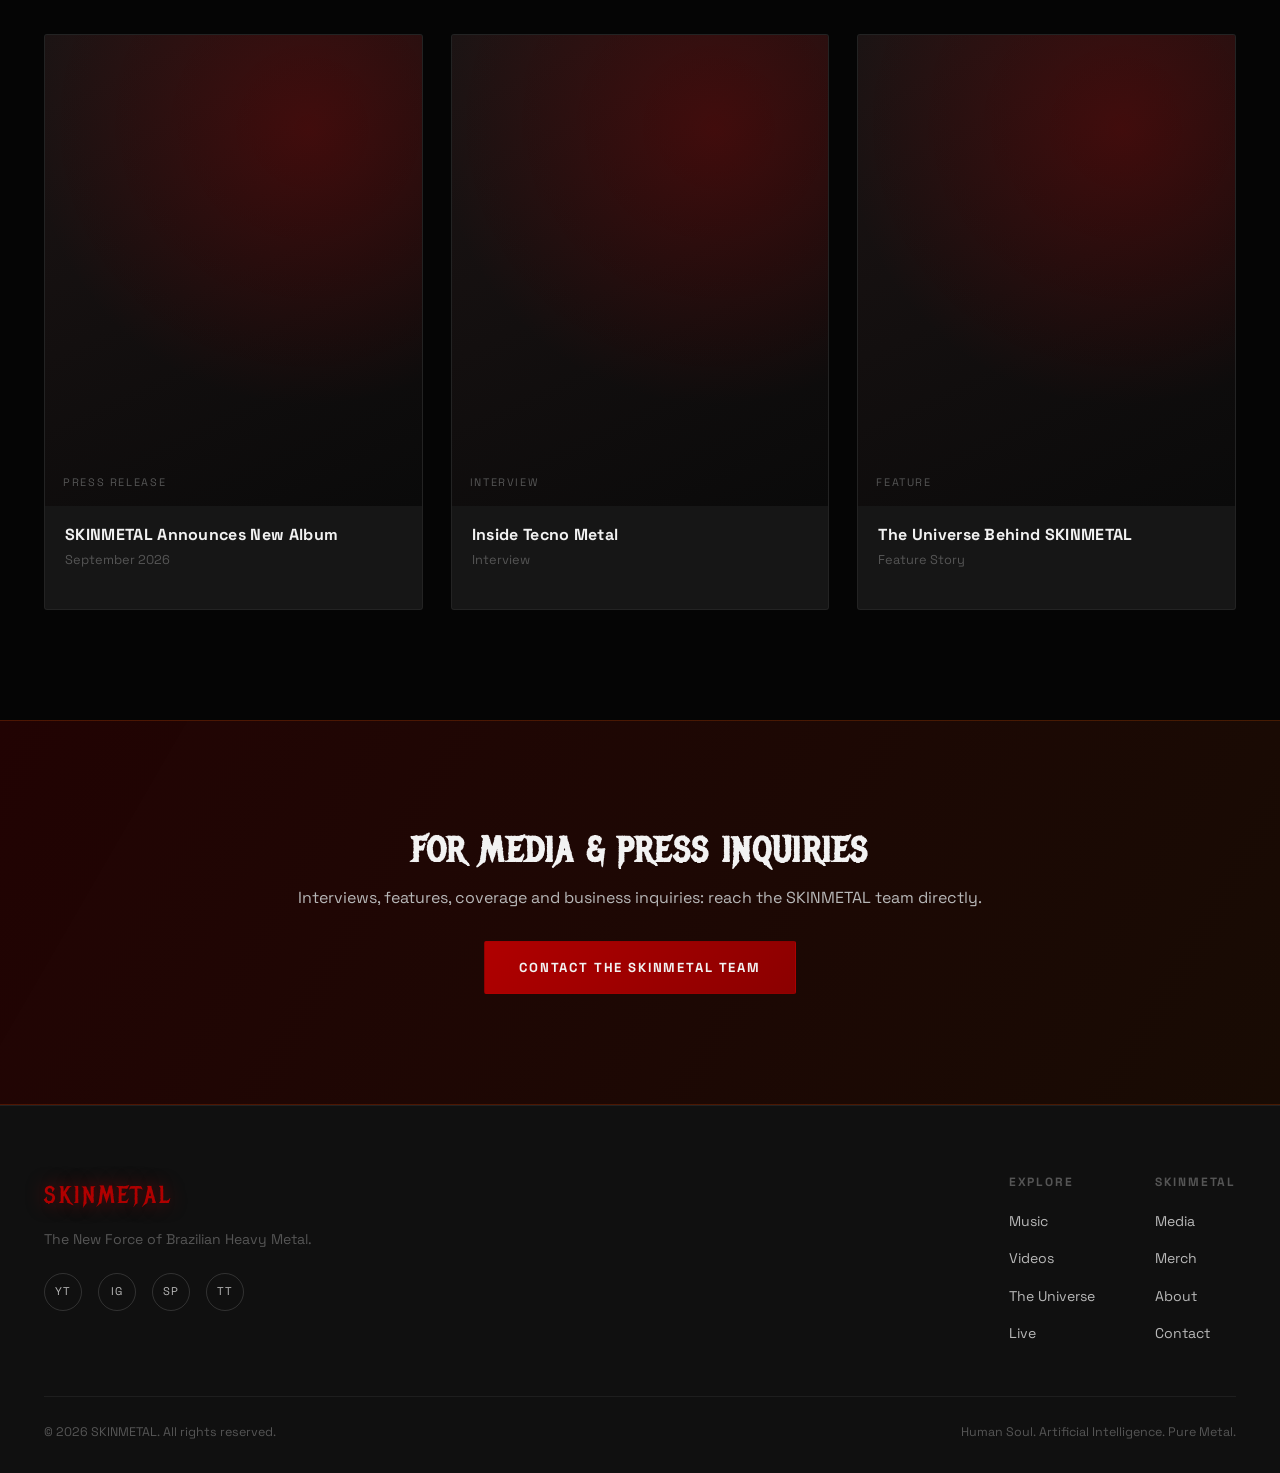
<file: media.html>
<!DOCTYPE html>
<html lang="en">
<head>
<meta charset="UTF-8">
<meta name="viewport" content="width=device-width, initial-scale=1.0">
<title>Media &amp; Press | SKINMETAL</title>
<meta name="description" content="The official SKINMETAL Media Center: press kit, bio, photos, logos, press releases and interviews.">
<link rel="icon" href="assets/logo-dragon.jpg">
<link rel="preconnect" href="https://fonts.googleapis.com">
<link rel="preconnect" href="https://fonts.gstatic.com" crossorigin>
<link href="https://fonts.googleapis.com/css2?family=Metal+Mania&family=Space+Grotesk:wght@400;500;700&display=swap" rel="stylesheet">
<link rel="stylesheet" href="css/styles.css?v=20261015i">
</head>
<body data-page="media">

<header class="site-header">
  <div class="container">
    <a href="index.html" class="logo notranslate" translate="no">SKIN<span>METAL</span></a>
    <nav class="nav-links">
      <a href="index.html" data-nav="home">Home</a>
      <a href="music.html" data-nav="music">Music</a>
      <a href="videos.html" data-nav="videos">Videos</a>
      <a href="universe.html" data-nav="universe">The Universe</a>
      <a href="live.html" data-nav="live">Live</a>
      <a href="media.html" data-nav="media">Media</a>
      <a href="merch.html" data-nav="merch">Merch</a>
      <a href="about.html" data-nav="about">About</a>
    </nav>
    <div class="nav-cta">
      <a href="checkout.html" class="cart-link" data-cart-link>Cart<span class="cart-badge is-empty" data-cart-count>0</span></a>
      <a href="contact.html" class="btn btn-outline">Contact</a>
      <a href="music.html" class="btn btn-primary">Listen Now</a>
    </div>
    <button class="menu-toggle" aria-label="Toggle menu"><span></span><span></span><span></span></button>
  </div>
</header>

<section class="page-hero">
  <div class="container">
    <span class="eyebrow">Media &amp; Press</span>
    <h1>Welcome to the Official SKINMETAL Media Center</h1>
    <p>Download official materials, photos, logos, press releases and band information.</p>
  </div>
</section>

<section class="section-tight">
  <div class="container">
    <div class="press-grid reveal">
      <div class="press-card">
        <div class="icon">PK</div>
        <h3>Press Kit</h3>
        <p>The full SKINMETAL EPK: bio, discography, imagery and Tecno Metal background.</p>
        <a href="#" class="btn btn-outline" data-media-link="press_kit" target="_blank" rel="noopener">Download Press Kit</a>
      </div>
      <div class="press-card">
        <div class="icon">PH</div>
        <h3>High-Res Photos</h3>
        <p>Official press photography for publications, promoters and media partners.</p>
        <a href="#" class="btn btn-outline" data-media-link="photos" target="_blank" rel="noopener">Download Photos</a>
      </div>
      <div class="press-card">
        <div class="icon">LG</div>
        <h3>Logos</h3>
        <p>Official SKINMETAL logo files for approved press and media use.</p>
        <a href="#" class="btn btn-outline" data-media-link="logos" target="_blank" rel="noopener">Download Logos</a>
      </div>
    </div>
  </div>
</section>

<section class="section-alt">
  <div class="container">
    <div class="section-head left reveal">
      <span class="eyebrow">Bio</span>
      <h2>Short Bio</h2>
    </div>
    <p class="lede reveal">SKINMETAL is a Brazilian Heavy Metal project built at the intersection of human creativity, music, artificial intelligence and cinematic storytelling, the birthplace of the Tecno Metal movement. "The New Force of Brazilian Heavy Metal," their new album, is out now on all major platforms.</p>
  </div>
</section>

<section>
  <div class="container">
    <div class="section-head left reveal">
      <span class="eyebrow">Press Releases &amp; Interviews</span>
      <h2>Latest Coverage</h2>
    </div>
    <div class="grid grid-3 reveal">
      <div class="card">
        <div class="card-media"><div class="card-tag">Press Release</div></div>
        <div class="card-body"><h3>SKINMETAL Announces New Album</h3><p class="meta">September 2026</p></div>
      </div>
      <div class="card">
        <div class="card-media"><div class="card-tag">Interview</div></div>
        <div class="card-body"><h3>Inside Tecno Metal</h3><p class="meta">Interview</p></div>
      </div>
      <div class="card">
        <div class="card-media"><div class="card-tag">Feature</div></div>
        <div class="card-body"><h3>The Universe Behind SKINMETAL</h3><p class="meta">Feature Story</p></div>
      </div>
    </div>
  </div>
</section>

<section class="newsletter">
  <div class="container reveal">
    <h2>For Media &amp; Press Inquiries</h2>
    <p>Interviews, features, coverage and business inquiries: reach the SKINMETAL team directly.</p>
    <a href="contact.html" class="btn btn-primary">Contact the SKINMETAL Team</a>
  </div>
</section>

<footer class="site-footer">
  <div class="container">
    <div class="footer-top">
      <div class="footer-brand">
        <a href="index.html" class="logo notranslate" translate="no">SKIN<span>METAL</span></a>
        <p>The New Force of Brazilian Heavy Metal.</p>
        <div class="footer-social">
          <a href="#" data-social="youtube" target="_blank" rel="noopener" aria-label="YouTube">YT</a>
          <a href="#" data-social="instagram" target="_blank" rel="noopener" aria-label="Instagram">IG</a>
          <a href="#" data-social="spotify" target="_blank" rel="noopener" aria-label="Spotify">SP</a>
          <a href="#" data-social="tiktok" target="_blank" rel="noopener" aria-label="TikTok">TT</a>
        </div>
      </div>
      <div class="footer-cols">
        <div class="footer-col">
          <h4>Explore</h4>
          <ul>
            <li><a href="music.html">Music</a></li>
            <li><a href="videos.html">Videos</a></li>
            <li><a href="universe.html">The Universe</a></li>
            <li><a href="live.html">Live</a></li>
          </ul>
        </div>
        <div class="footer-col">
          <h4>SKINMETAL</h4>
          <ul>
            <li><a href="media.html">Media</a></li>
            <li><a href="merch.html">Merch</a></li>
            <li><a href="about.html">About</a></li>
            <li><a href="contact.html">Contact</a></li>
          </ul>
        </div>
      </div>
    </div>
    <div class="footer-bottom">
      <span>&copy; 2026 SKINMETAL. All rights reserved.</span>
      <span>Human Soul. Artificial Intelligence. Pure Metal.</span>
    </div>
  </div>
</footer>

<script src="js/main.js?v=20261015i"></script>
</body>
</html>
</file>
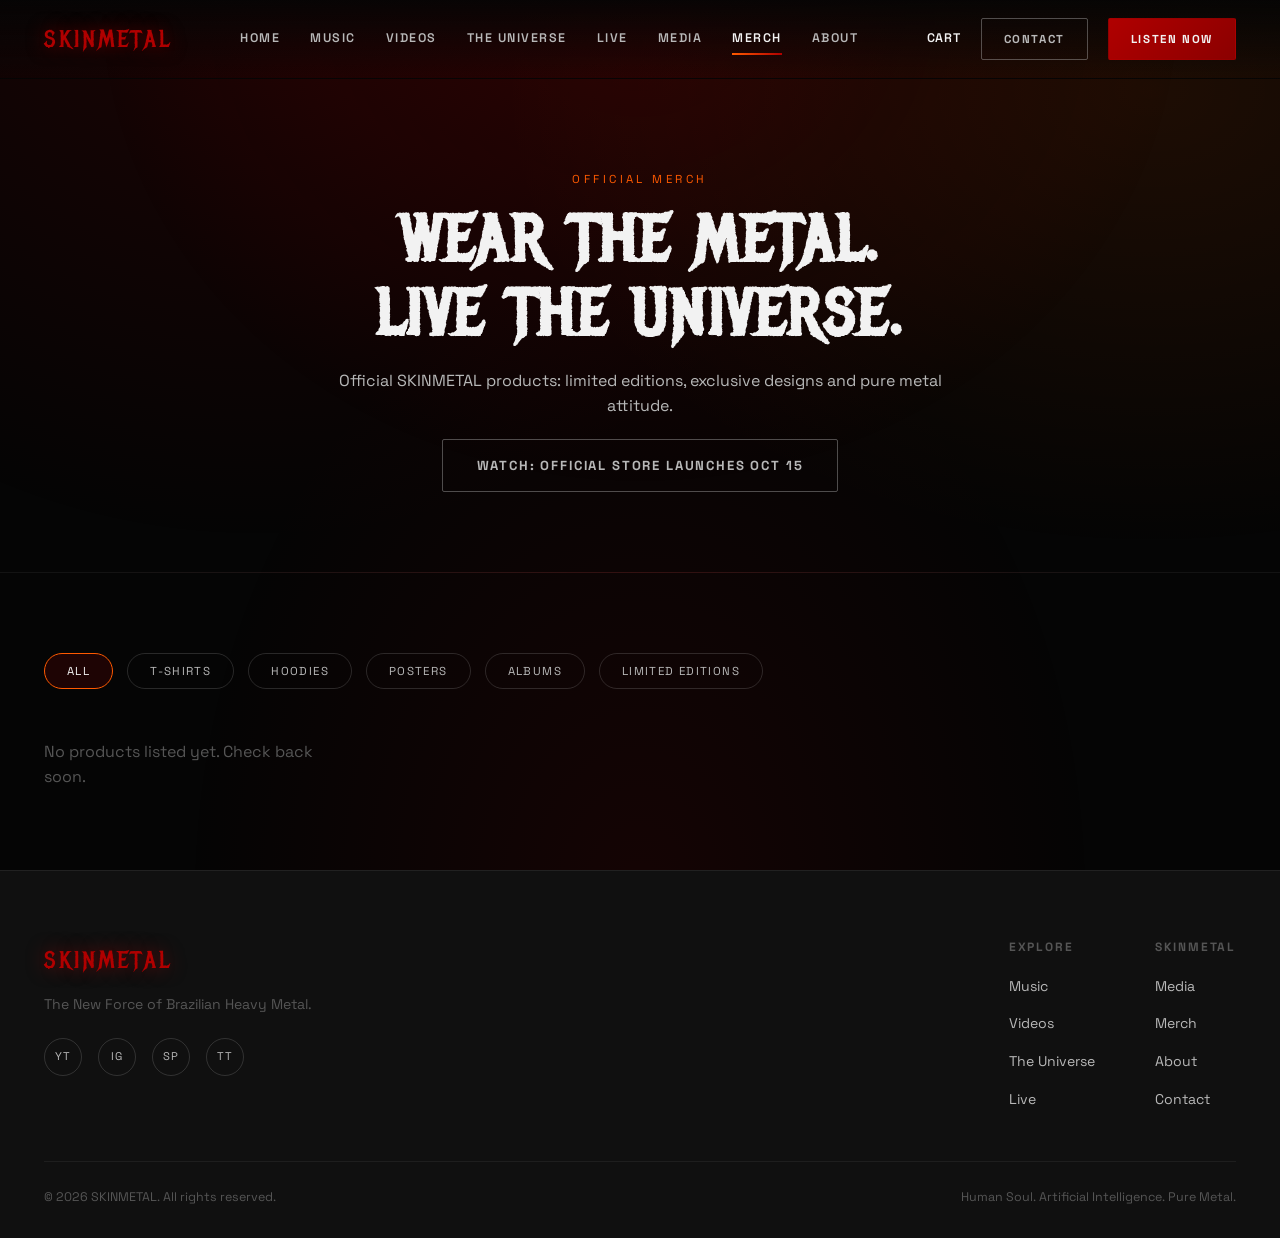
<file: merch.html>
<!DOCTYPE html>
<html lang="en">
<head>
<meta charset="UTF-8">
<meta name="viewport" content="width=device-width, initial-scale=1.0">
<title>Merch | SKINMETAL</title>
<meta name="description" content="Official SKINMETAL merch: t-shirts, hoodies, posters, albums, limited editions and collectibles.">
<link rel="icon" href="assets/logo-dragon.jpg">
<link rel="preconnect" href="https://fonts.googleapis.com">
<link rel="preconnect" href="https://fonts.gstatic.com" crossorigin>
<link href="https://fonts.googleapis.com/css2?family=Metal+Mania&family=Space+Grotesk:wght@400;500;700&display=swap" rel="stylesheet">
<link rel="stylesheet" href="css/styles.css?v=20261015i">
</head>
<body data-page="merch">

<header class="site-header">
  <div class="container">
    <a href="index.html" class="logo notranslate" translate="no">SKIN<span>METAL</span></a>
    <nav class="nav-links">
      <a href="index.html" data-nav="home">Home</a>
      <a href="music.html" data-nav="music">Music</a>
      <a href="videos.html" data-nav="videos">Videos</a>
      <a href="universe.html" data-nav="universe">The Universe</a>
      <a href="live.html" data-nav="live">Live</a>
      <a href="media.html" data-nav="media">Media</a>
      <a href="merch.html" data-nav="merch">Merch</a>
      <a href="about.html" data-nav="about">About</a>
    </nav>
    <div class="nav-cta">
      <a href="checkout.html" class="cart-link" data-cart-link>Cart<span class="cart-badge is-empty" data-cart-count>0</span></a>
      <a href="contact.html" class="btn btn-outline">Contact</a>
      <a href="music.html" class="btn btn-primary">Listen Now</a>
    </div>
    <button class="menu-toggle" aria-label="Toggle menu"><span></span><span></span><span></span></button>
  </div>
</header>

<section class="page-hero">
  <div class="container">
    <span class="eyebrow">Official Merch</span>
    <h1>Wear the Metal.<br>Live the Universe.</h1>
    <p>Official SKINMETAL products: limited editions, exclusive designs and pure metal attitude.</p>
    <a href="https://youtube.com/shorts/C1VlqJ5LZMs" target="_blank" rel="noopener" class="btn btn-outline" style="margin-top:20px;">Watch: Official Store Launches Oct 15</a>
  </div>
</section>

<section class="section-tight">
  <div class="container">
    <div class="pill-row reveal" data-filter-group="[data-product]">
      <button class="pill active" data-category="all">All</button>
      <button class="pill" data-category="tshirts">T-Shirts</button>
      <button class="pill" data-category="hoodies">Hoodies</button>
      <button class="pill" data-category="posters">Posters</button>
      <button class="pill" data-category="albums">Albums</button>
      <button class="pill" data-category="limited">Limited Editions</button>
    </div>

    <div class="grid grid-4 reveal" data-products-grid></div>
  </div>
</section>

<footer class="site-footer">
  <div class="container">
    <div class="footer-top">
      <div class="footer-brand">
        <a href="index.html" class="logo notranslate" translate="no">SKIN<span>METAL</span></a>
        <p>The New Force of Brazilian Heavy Metal.</p>
        <div class="footer-social">
          <a href="#" data-social="youtube" target="_blank" rel="noopener" aria-label="YouTube">YT</a>
          <a href="#" data-social="instagram" target="_blank" rel="noopener" aria-label="Instagram">IG</a>
          <a href="#" data-social="spotify" target="_blank" rel="noopener" aria-label="Spotify">SP</a>
          <a href="#" data-social="tiktok" target="_blank" rel="noopener" aria-label="TikTok">TT</a>
        </div>
      </div>
      <div class="footer-cols">
        <div class="footer-col">
          <h4>Explore</h4>
          <ul>
            <li><a href="music.html">Music</a></li>
            <li><a href="videos.html">Videos</a></li>
            <li><a href="universe.html">The Universe</a></li>
            <li><a href="live.html">Live</a></li>
          </ul>
        </div>
        <div class="footer-col">
          <h4>SKINMETAL</h4>
          <ul>
            <li><a href="media.html">Media</a></li>
            <li><a href="merch.html">Merch</a></li>
            <li><a href="about.html">About</a></li>
            <li><a href="contact.html">Contact</a></li>
          </ul>
        </div>
      </div>
    </div>
    <div class="footer-bottom">
      <span>&copy; 2026 SKINMETAL. All rights reserved.</span>
      <span>Human Soul. Artificial Intelligence. Pure Metal.</span>
    </div>
  </div>
</footer>

<script src="js/main.js?v=20261015i"></script>
</body>
</html>
</file>
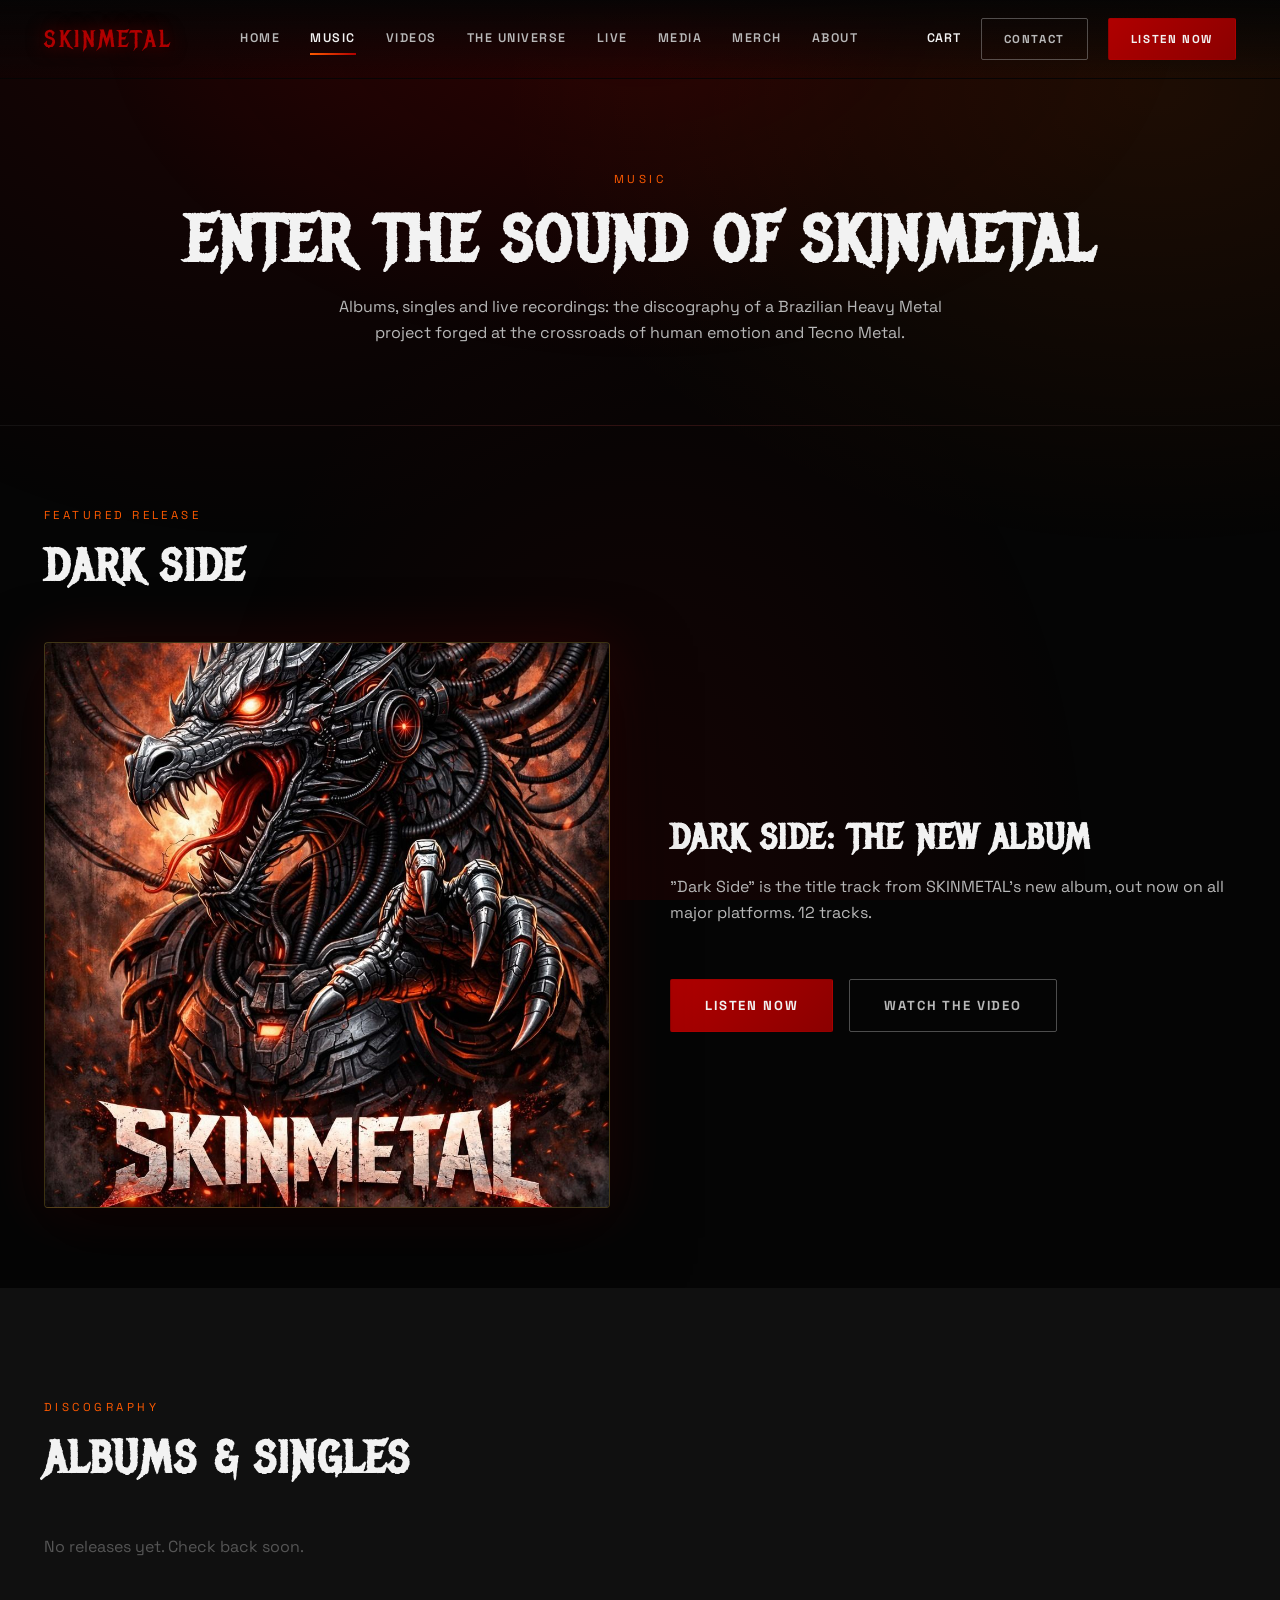
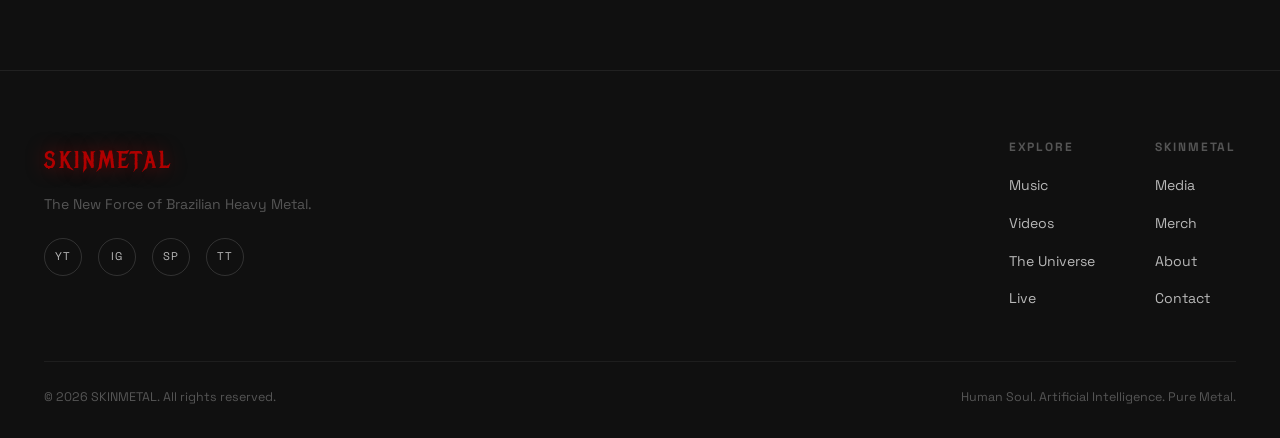
<file: music.html>
<!DOCTYPE html>
<html lang="en">
<head>
<meta charset="UTF-8">
<meta name="viewport" content="width=device-width, initial-scale=1.0">
<title>Music | SKINMETAL</title>
<meta name="description" content="Explore the SKINMETAL discography: albums, singles and live releases. Listen on Spotify, Apple Music and YouTube Music.">
<link rel="icon" href="assets/logo-dragon.jpg">
<link rel="preconnect" href="https://fonts.googleapis.com">
<link rel="preconnect" href="https://fonts.gstatic.com" crossorigin>
<link href="https://fonts.googleapis.com/css2?family=Metal+Mania&family=Space+Grotesk:wght@400;500;700&display=swap" rel="stylesheet">
<link rel="stylesheet" href="css/styles.css?v=20261015i">
</head>
<body data-page="music">

<header class="site-header">
  <div class="container">
    <a href="index.html" class="logo notranslate" translate="no">SKIN<span>METAL</span></a>
    <nav class="nav-links">
      <a href="index.html" data-nav="home">Home</a>
      <a href="music.html" data-nav="music">Music</a>
      <a href="videos.html" data-nav="videos">Videos</a>
      <a href="universe.html" data-nav="universe">The Universe</a>
      <a href="live.html" data-nav="live">Live</a>
      <a href="media.html" data-nav="media">Media</a>
      <a href="merch.html" data-nav="merch">Merch</a>
      <a href="about.html" data-nav="about">About</a>
    </nav>
    <div class="nav-cta">
      <a href="checkout.html" class="cart-link" data-cart-link>Cart<span class="cart-badge is-empty" data-cart-count>0</span></a>
      <a href="contact.html" class="btn btn-outline">Contact</a>
      <a href="#featured" class="btn btn-primary">Listen Now</a>
    </div>
    <button class="menu-toggle" aria-label="Toggle menu"><span></span><span></span><span></span></button>
  </div>
</header>

<section class="page-hero">
  <div class="container">
    <span class="eyebrow">Music</span>
    <h1>Enter the Sound of SKINMETAL</h1>
    <p>Albums, singles and live recordings: the discography of a Brazilian Heavy Metal project forged at the crossroads of human emotion and Tecno Metal.</p>
  </div>
</section>

<section id="featured" class="section-tight">
  <div class="container">
    <div class="section-head left reveal">
      <span class="eyebrow">Featured Release</span>
      <h2 data-release-name>Dark Side</h2>
    </div>
    <div class="album-grid reveal">
      <div class="album-art has-img"><img src="assets/wordmark-dragon.jpg" alt="SKINMETAL album art" data-release-cover></div>
      <div class="album-copy">
        <h2 style="font-size:clamp(1.6rem,3.4vw,2.2rem); margin-bottom:16px;"><span data-release-name>Dark Side</span>: The New Album</h2>
        <p data-pre-release data-release-text="description_pre">The next chapter of the SKINMETAL saga. A full-length album built on cinematic Heavy Metal, human songwriting and the Tecno Metal sound. 12 tracks.</p>
        <p data-post-release data-release-text="description_post" style="display:none;">"Dark Side" is the title track from SKINMETAL's new album, out now on all major platforms. 12 tracks.</p>
        <div class="stream-row" data-stream-row></div>
        <div class="btn-group" style="margin-top:26px;">
          <a href="#" target="_blank" rel="noopener" class="btn btn-primary" data-pre-release data-release-link="listen">Pre-Save</a>
          <a href="#" target="_blank" rel="noopener" class="btn btn-primary" data-post-release data-release-link="listen" style="display:none;">Listen Now</a>
          <a href="#" target="_blank" rel="noopener" class="btn btn-outline" data-release-link="trailer">Watch the Video</a>
        </div>
      </div>
    </div>
  </div>
</section>

<section class="section-alt">
  <div class="container">
    <div class="section-head left reveal">
      <span class="eyebrow">Discography</span>
      <h2>Albums &amp; Singles</h2>
    </div>
    <div class="grid grid-4 reveal" data-songs-grid></div>
  </div>
</section>

<footer class="site-footer">
  <div class="container">
    <div class="footer-top">
      <div class="footer-brand">
        <a href="index.html" class="logo notranslate" translate="no">SKIN<span>METAL</span></a>
        <p>The New Force of Brazilian Heavy Metal.</p>
        <div class="footer-social">
          <a href="#" data-social="youtube" target="_blank" rel="noopener" aria-label="YouTube">YT</a>
          <a href="#" data-social="instagram" target="_blank" rel="noopener" aria-label="Instagram">IG</a>
          <a href="#" data-social="spotify" target="_blank" rel="noopener" aria-label="Spotify">SP</a>
          <a href="#" data-social="tiktok" target="_blank" rel="noopener" aria-label="TikTok">TT</a>
        </div>
      </div>
      <div class="footer-cols">
        <div class="footer-col">
          <h4>Explore</h4>
          <ul>
            <li><a href="music.html">Music</a></li>
            <li><a href="videos.html">Videos</a></li>
            <li><a href="universe.html">The Universe</a></li>
            <li><a href="live.html">Live</a></li>
          </ul>
        </div>
        <div class="footer-col">
          <h4>SKINMETAL</h4>
          <ul>
            <li><a href="media.html">Media</a></li>
            <li><a href="merch.html">Merch</a></li>
            <li><a href="about.html">About</a></li>
            <li><a href="contact.html">Contact</a></li>
          </ul>
        </div>
      </div>
    </div>
    <div class="footer-bottom">
      <span>&copy; 2026 SKINMETAL. All rights reserved.</span>
      <span>Human Soul. Artificial Intelligence. Pure Metal.</span>
    </div>
  </div>
</footer>

<script src="js/main.js?v=20261015i"></script>
</body>
</html>
</file>
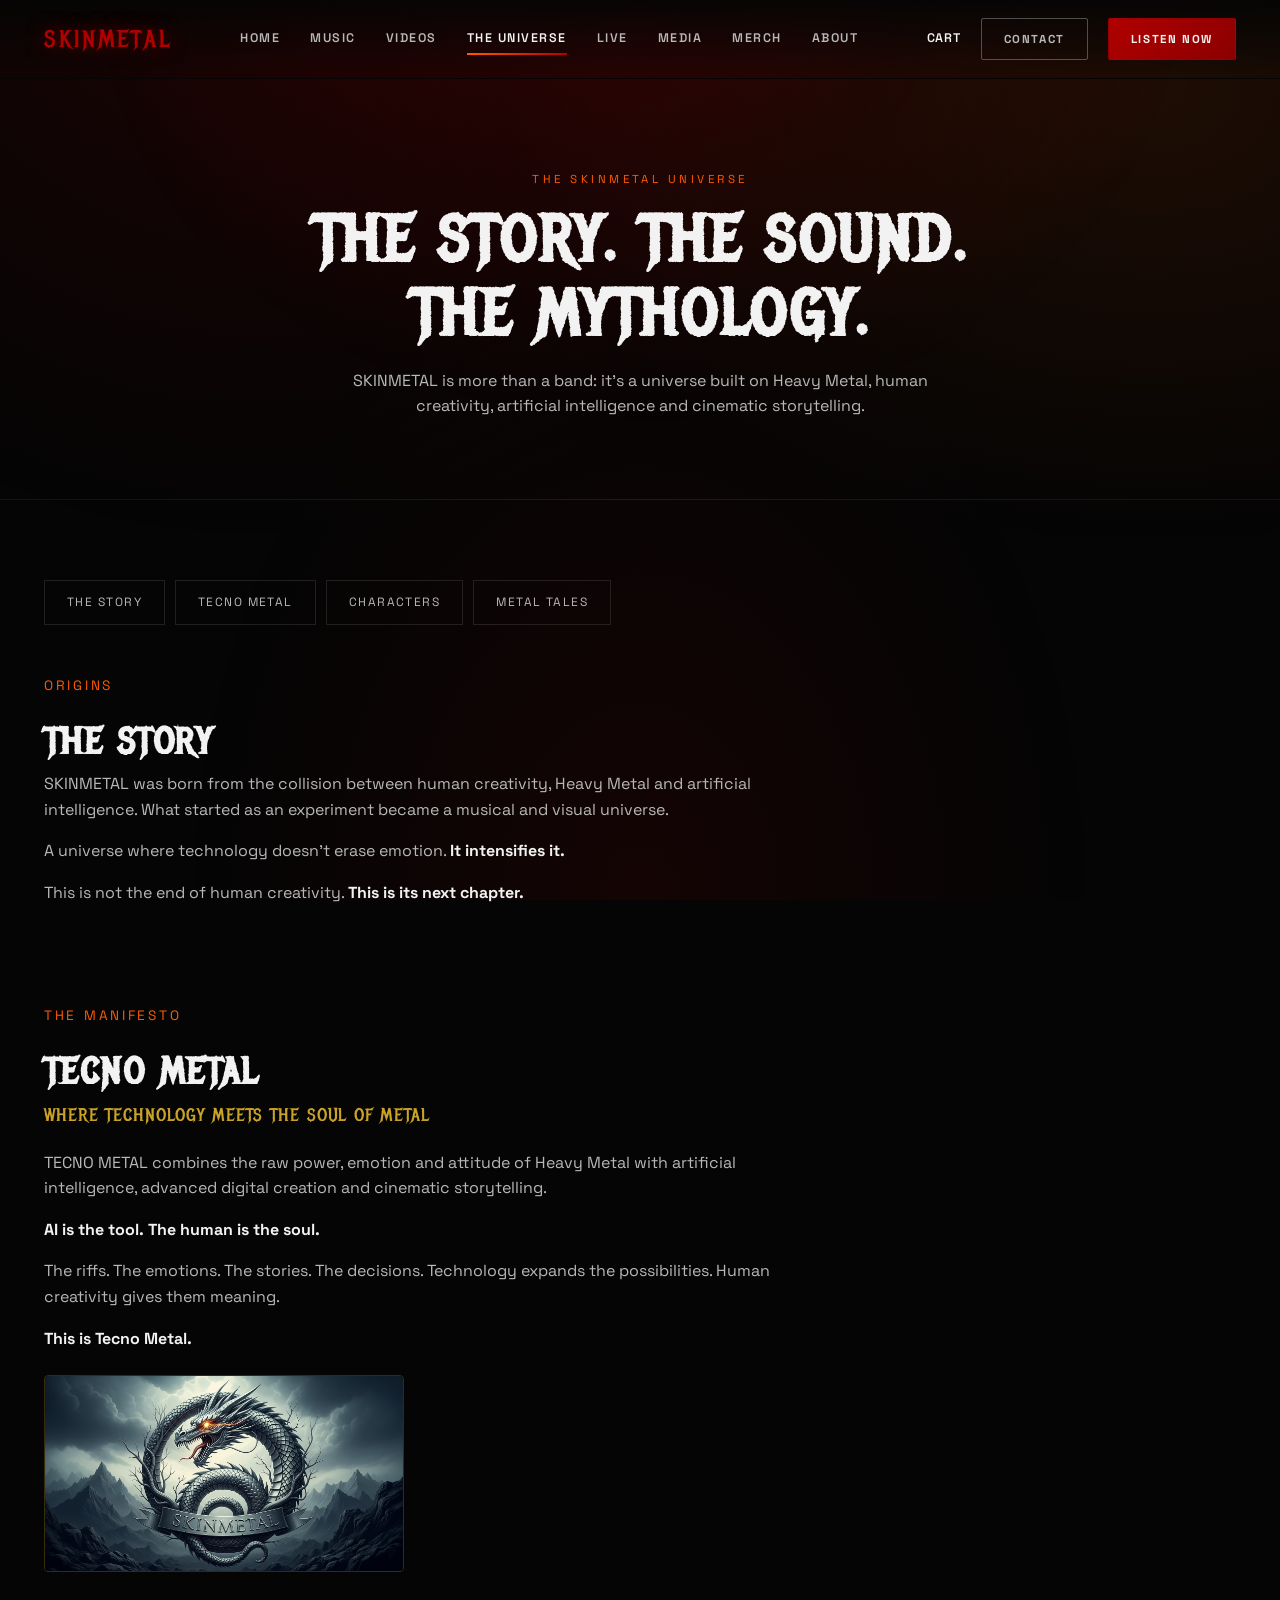
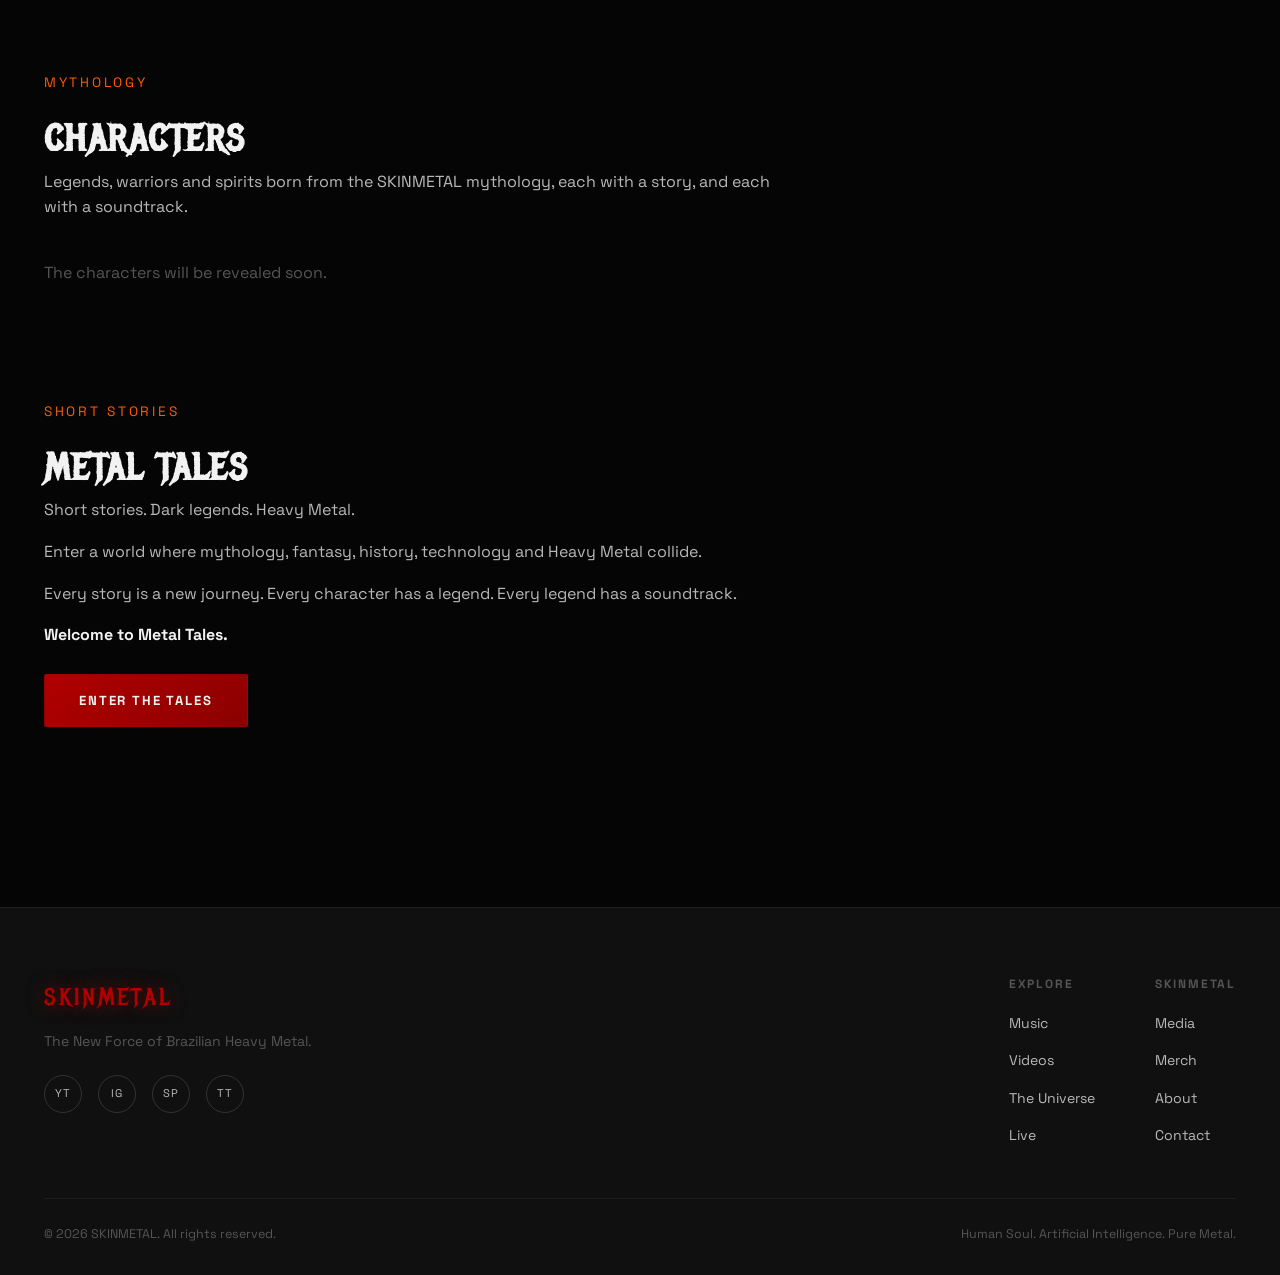
<file: universe.html>
<!DOCTYPE html>
<html lang="en">
<head>
<meta charset="UTF-8">
<meta name="viewport" content="width=device-width, initial-scale=1.0">
<title>The Universe | SKINMETAL</title>
<meta name="description" content="The SKINMETAL universe: the story, the Tecno Metal manifesto, the characters, the mythology and Metal Tales.">
<link rel="icon" href="assets/logo-dragon.jpg">
<link rel="preconnect" href="https://fonts.googleapis.com">
<link rel="preconnect" href="https://fonts.gstatic.com" crossorigin>
<link href="https://fonts.googleapis.com/css2?family=Metal+Mania&family=Space+Grotesk:wght@400;500;700&display=swap" rel="stylesheet">
<link rel="stylesheet" href="css/styles.css?v=20261015i">
</head>
<body data-page="universe">

<header class="site-header">
  <div class="container">
    <a href="index.html" class="logo notranslate" translate="no">SKIN<span>METAL</span></a>
    <nav class="nav-links">
      <a href="index.html" data-nav="home">Home</a>
      <a href="music.html" data-nav="music">Music</a>
      <a href="videos.html" data-nav="videos">Videos</a>
      <a href="universe.html" data-nav="universe">The Universe</a>
      <a href="live.html" data-nav="live">Live</a>
      <a href="media.html" data-nav="media">Media</a>
      <a href="merch.html" data-nav="merch">Merch</a>
      <a href="about.html" data-nav="about">About</a>
    </nav>
    <div class="nav-cta">
      <a href="checkout.html" class="cart-link" data-cart-link>Cart<span class="cart-badge is-empty" data-cart-count>0</span></a>
      <a href="contact.html" class="btn btn-outline">Contact</a>
      <a href="music.html" class="btn btn-primary">Listen Now</a>
    </div>
    <button class="menu-toggle" aria-label="Toggle menu"><span></span><span></span><span></span></button>
  </div>
</header>

<section class="page-hero">
  <div class="container">
    <span class="eyebrow">The Skinmetal Universe</span>
    <h1>The Story. The Sound.<br>The Mythology.</h1>
    <p>SKINMETAL is more than a band: it's a universe built on Heavy Metal, human creativity, artificial intelligence and cinematic storytelling.</p>
  </div>
</section>

<section class="section-tight">
  <div class="container">
    <div class="universe-tabs reveal">
      <a href="#story">The Story</a>
      <a href="#tecno-metal">Tecno Metal</a>
      <a href="#characters">Characters</a>
      <a href="#metal-tales">Metal Tales</a>
    </div>

    <div id="story" class="universe-block reveal">
      <div class="sub">Origins</div>
      <h2 class="kicker">The Story</h2>
      <p>SKINMETAL was born from the collision between human creativity, Heavy Metal and artificial intelligence. What started as an experiment became a musical and visual universe.</p>
      <p>A universe where technology doesn't erase emotion. <strong>It intensifies it.</strong></p>
      <p>This is not the end of human creativity. <strong>This is its next chapter.</strong></p>
    </div>

    <div id="tecno-metal" class="universe-block reveal">
      <div class="sub">The Manifesto</div>
      <h2 class="kicker">Tecno Metal</h2>
      <p style="font-family:var(--font-display); text-transform:uppercase; color:var(--gold); font-size:1.1rem; letter-spacing:0.05em; margin-bottom:20px;">Where Technology Meets the Soul of Metal</p>
      <p>TECNO METAL combines the raw power, emotion and attitude of Heavy Metal with artificial intelligence, advanced digital creation and cinematic storytelling.</p>
      <p><strong>AI is the tool. The human is the soul.</strong></p>
      <p>The riffs. The emotions. The stories. The decisions. Technology expands the possibilities. Human creativity gives them meaning.</p>
      <p><strong>This is Tecno Metal.</strong></p>
      <img src="assets/logo-dragon.jpg" alt="SKINMETAL mascot" style="max-width:360px; width:100%; border-radius:4px; border:1px solid rgba(201,162,39,0.25); margin-top:24px;">
    </div>

    <div id="characters" class="universe-block reveal">
      <div class="sub">Mythology</div>
      <h2 class="kicker">Characters</h2>
      <p style="margin-bottom:40px;">Legends, warriors and spirits born from the SKINMETAL mythology, each with a story, and each with a soundtrack.</p>
      <div class="grid grid-3" data-characters-grid></div>
    </div>

    <div id="metal-tales" class="universe-block reveal">
      <div class="sub">Short Stories</div>
      <h2 class="kicker">Metal Tales</h2>
      <p>Short stories. Dark legends. Heavy Metal.</p>
      <p>Enter a world where mythology, fantasy, history, technology and Heavy Metal collide.</p>
      <p>Every story is a new journey. Every character has a legend. Every legend has a soundtrack.</p>
      <p><strong>Welcome to Metal Tales.</strong></p>
      <a href="https://www.youtube.com/@METALTALES-shorts" target="_blank" rel="noopener" class="btn btn-primary" style="margin-top:10px;">Enter the Tales</a>
    </div>
  </div>
</section>

<footer class="site-footer">
  <div class="container">
    <div class="footer-top">
      <div class="footer-brand">
        <a href="index.html" class="logo notranslate" translate="no">SKIN<span>METAL</span></a>
        <p>The New Force of Brazilian Heavy Metal.</p>
        <div class="footer-social">
          <a href="#" data-social="youtube" target="_blank" rel="noopener" aria-label="YouTube">YT</a>
          <a href="#" data-social="instagram" target="_blank" rel="noopener" aria-label="Instagram">IG</a>
          <a href="#" data-social="spotify" target="_blank" rel="noopener" aria-label="Spotify">SP</a>
          <a href="#" data-social="tiktok" target="_blank" rel="noopener" aria-label="TikTok">TT</a>
        </div>
      </div>
      <div class="footer-cols">
        <div class="footer-col">
          <h4>Explore</h4>
          <ul>
            <li><a href="music.html">Music</a></li>
            <li><a href="videos.html">Videos</a></li>
            <li><a href="universe.html">The Universe</a></li>
            <li><a href="live.html">Live</a></li>
          </ul>
        </div>
        <div class="footer-col">
          <h4>SKINMETAL</h4>
          <ul>
            <li><a href="media.html">Media</a></li>
            <li><a href="merch.html">Merch</a></li>
            <li><a href="about.html">About</a></li>
            <li><a href="contact.html">Contact</a></li>
          </ul>
        </div>
      </div>
    </div>
    <div class="footer-bottom">
      <span>&copy; 2026 SKINMETAL. All rights reserved.</span>
      <span>Human Soul. Artificial Intelligence. Pure Metal.</span>
    </div>
  </div>
</footer>

<script src="js/main.js?v=20261015i"></script>
</body>
</html>
</file>
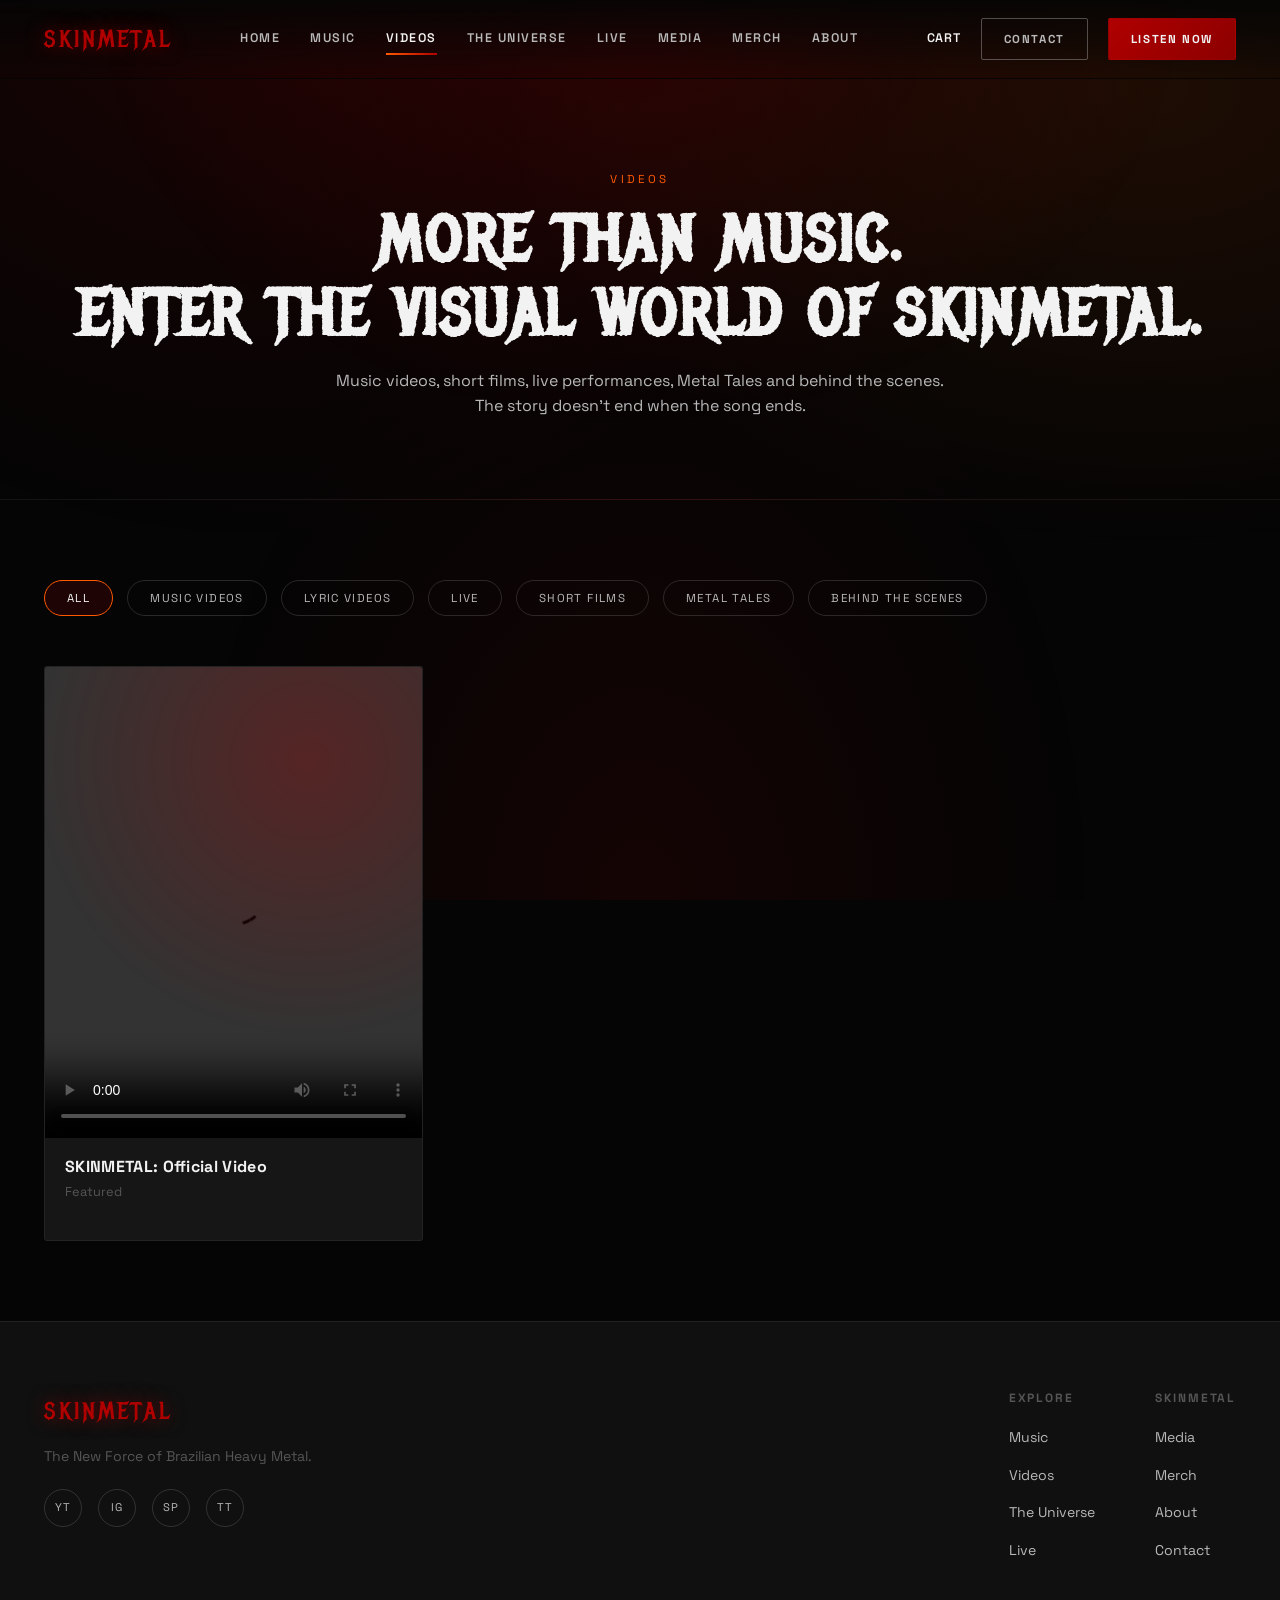
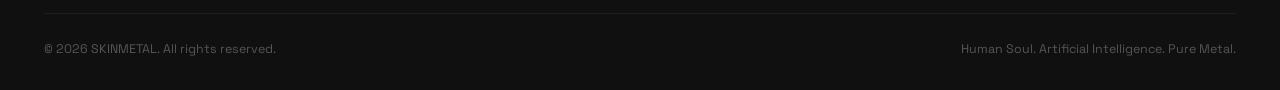
<file: videos.html>
<!DOCTYPE html>
<html lang="en">
<head>
<meta charset="UTF-8">
<meta name="viewport" content="width=device-width, initial-scale=1.0">
<title>Videos | SKINMETAL</title>
<meta name="description" content="Music videos, lyric videos, live performances, short films and Metal Tales: the visual world of SKINMETAL.">
<link rel="icon" href="assets/logo-dragon.jpg">
<link rel="preconnect" href="https://fonts.googleapis.com">
<link rel="preconnect" href="https://fonts.gstatic.com" crossorigin>
<link href="https://fonts.googleapis.com/css2?family=Metal+Mania&family=Space+Grotesk:wght@400;500;700&display=swap" rel="stylesheet">
<link rel="stylesheet" href="css/styles.css?v=20261015i">
</head>
<body data-page="videos">

<header class="site-header">
  <div class="container">
    <a href="index.html" class="logo notranslate" translate="no">SKIN<span>METAL</span></a>
    <nav class="nav-links">
      <a href="index.html" data-nav="home">Home</a>
      <a href="music.html" data-nav="music">Music</a>
      <a href="videos.html" data-nav="videos">Videos</a>
      <a href="universe.html" data-nav="universe">The Universe</a>
      <a href="live.html" data-nav="live">Live</a>
      <a href="media.html" data-nav="media">Media</a>
      <a href="merch.html" data-nav="merch">Merch</a>
      <a href="about.html" data-nav="about">About</a>
    </nav>
    <div class="nav-cta">
      <a href="checkout.html" class="cart-link" data-cart-link>Cart<span class="cart-badge is-empty" data-cart-count>0</span></a>
      <a href="contact.html" class="btn btn-outline">Contact</a>
      <a href="music.html" class="btn btn-primary">Listen Now</a>
    </div>
    <button class="menu-toggle" aria-label="Toggle menu"><span></span><span></span><span></span></button>
  </div>
</header>

<section class="page-hero">
  <div class="container">
    <span class="eyebrow">Videos</span>
    <h1>More Than Music.<br>Enter the Visual World of SKINMETAL.</h1>
    <p>Music videos, short films, live performances, Metal Tales and behind the scenes. The story doesn't end when the song ends.</p>
  </div>
</section>

<section class="section-tight">
  <div class="container">
    <div class="pill-row reveal" data-filter-group="[data-video]">
      <button class="pill active" data-category="all">All</button>
      <button class="pill" data-category="music-video">Music Videos</button>
      <button class="pill" data-category="lyric">Lyric Videos</button>
      <button class="pill" data-category="live">Live</button>
      <button class="pill" data-category="short-film">Short Films</button>
      <button class="pill" data-category="metal-tales">Metal Tales</button>
      <button class="pill" data-category="bts">Behind the Scenes</button>
    </div>

    <div class="grid grid-3 reveal" data-videos-grid></div>
  </div>
</section>

<footer class="site-footer">
  <div class="container">
    <div class="footer-top">
      <div class="footer-brand">
        <a href="index.html" class="logo notranslate" translate="no">SKIN<span>METAL</span></a>
        <p>The New Force of Brazilian Heavy Metal.</p>
        <div class="footer-social">
          <a href="#" data-social="youtube" target="_blank" rel="noopener" aria-label="YouTube">YT</a>
          <a href="#" data-social="instagram" target="_blank" rel="noopener" aria-label="Instagram">IG</a>
          <a href="#" data-social="spotify" target="_blank" rel="noopener" aria-label="Spotify">SP</a>
          <a href="#" data-social="tiktok" target="_blank" rel="noopener" aria-label="TikTok">TT</a>
        </div>
      </div>
      <div class="footer-cols">
        <div class="footer-col">
          <h4>Explore</h4>
          <ul>
            <li><a href="music.html">Music</a></li>
            <li><a href="videos.html">Videos</a></li>
            <li><a href="universe.html">The Universe</a></li>
            <li><a href="live.html">Live</a></li>
          </ul>
        </div>
        <div class="footer-col">
          <h4>SKINMETAL</h4>
          <ul>
            <li><a href="media.html">Media</a></li>
            <li><a href="merch.html">Merch</a></li>
            <li><a href="about.html">About</a></li>
            <li><a href="contact.html">Contact</a></li>
          </ul>
        </div>
      </div>
    </div>
    <div class="footer-bottom">
      <span>&copy; 2026 SKINMETAL. All rights reserved.</span>
      <span>Human Soul. Artificial Intelligence. Pure Metal.</span>
    </div>
  </div>
</footer>

<script src="js/main.js?v=20261015i"></script>
</body>
</html>
</file>
<file: css/styles.css>
/* ==========================================================================
   SKINMETAL — Official Website
   TECNO METAL — Where Technology Meets the Soul of Metal
   ========================================================================== */

:root {
  --bg: #050505;
  --bg-secondary: #101010;
  --bg-elevated: #161616;
  --crimson: #8B0000;
  --blood-red: #B00000;
  --fire-orange: #FF5A00;
  --silver: #B8B8B8;
  --dark-silver: #555555;
  --gold: #C9A227;
  --white: #F2F2F2;

  --font-display: 'Metal Mania', 'Cinzel', 'Impact', 'Haettenschweiler', 'Arial Narrow Bold', sans-serif;
  --font-body: 'Space Grotesk', 'Montserrat', sans-serif;

  --gutter: 16px;
  --max-width: 1240px;

  --ease: cubic-bezier(0.16, 1, 0.3, 1);
}

/* ---- Reset ---- */
*, *::before, *::after { box-sizing: border-box; margin: 0; padding: 0; }
html { scroll-behavior: smooth; }
body {
  background: var(--bg);
  color: var(--white);
  font-family: var(--font-body);
  line-height: 1.6;
  -webkit-font-smoothing: antialiased;
  overflow-x: hidden;
}
img, video { max-width: 100%; display: block; }
a { color: inherit; text-decoration: none; }
ul { list-style: none; }
button { font-family: inherit; cursor: pointer; }
h1, h2, h3, h4 {
  font-family: var(--font-display);
  letter-spacing: 0.04em;
  line-height: 1.15;
  text-transform: uppercase;
}
.container {
  max-width: var(--max-width);
  margin: 0 auto;
  padding: 0 24px;
}
@media (max-width: 640px) {
  .container { padding: 0 var(--gutter); }
}

/* ---- Texture / atmosphere ---- */
body::before {
  content: '';
  position: fixed;
  inset: 0;
  z-index: 0;
  pointer-events: none;
  background:
    radial-gradient(ellipse at 20% -10%, rgba(139, 0, 0, 0.18), transparent 45%),
    radial-gradient(ellipse at 90% 10%, rgba(255, 90, 0, 0.10), transparent 40%),
    radial-gradient(ellipse at 50% 100%, rgba(139, 0, 0, 0.12), transparent 50%);
}

/* ---- Buttons ---- */
.btn {
  display: inline-flex;
  align-items: center;
  justify-content: center;
  gap: 8px;
  padding: 15px 34px;
  font-family: var(--font-body);
  font-weight: 700;
  font-size: 0.82rem;
  letter-spacing: 0.14em;
  text-transform: uppercase;
  border: 1px solid transparent;
  border-radius: 2px;
  transition: transform 0.25s var(--ease), box-shadow 0.25s var(--ease), background 0.25s var(--ease), border-color .25s var(--ease);
  white-space: nowrap;
}
.btn-primary {
  background: linear-gradient(135deg, var(--blood-red), var(--crimson));
  color: var(--white);
  box-shadow: 0 0 0 rgba(255, 90, 0, 0);
}
.btn-primary:hover {
  box-shadow: 0 0 28px rgba(176, 0, 0, 0.55);
  transform: translateY(-2px);
}
.btn-outline {
  background: transparent;
  color: var(--silver);
  border-color: rgba(184, 184, 184, 0.4);
}
.btn-outline:hover {
  color: var(--white);
  border-color: var(--fire-orange);
  box-shadow: 0 0 20px rgba(255, 90, 0, 0.25);
  transform: translateY(-2px);
}
.btn-group { display: flex; gap: 16px; flex-wrap: wrap; }

/* ---- Header / Nav ---- */
.site-header {
  position: fixed;
  top: 0; left: 0; right: 0;
  z-index: 100;
  padding: 18px 0;
  background: linear-gradient(to bottom, rgba(5,5,5,0.92), rgba(5,5,5,0));
  transition: background .3s var(--ease), padding .3s var(--ease), border-color .3s var(--ease);
  border-bottom: 1px solid transparent;
}
.site-header.scrolled {
  background: rgba(5,5,5,0.92);
  backdrop-filter: blur(10px);
  padding: 12px 0;
  border-bottom-color: rgba(184,184,184,0.08);
}
.site-header .container {
  display: flex;
  align-items: center;
  justify-content: space-between;
  gap: 24px;
}
.logo {
  font-family: var(--font-display);
  font-size: 1.5rem;
  letter-spacing: 0.12em;
  color: var(--blood-red);
  text-shadow: 0 0 18px rgba(176,0,0,0.6);
}
.logo span { color: inherit; }

.nav-links {
  display: flex;
  gap: 30px;
  align-items: center;
}
.nav-links a {
  font-size: 0.78rem;
  font-weight: 600;
  letter-spacing: 0.12em;
  text-transform: uppercase;
  color: var(--silver);
  position: relative;
  padding: 6px 0;
  transition: color .25s var(--ease);
}
.nav-links a:hover, .nav-links a.active { color: var(--white); }
.nav-links a::after {
  content: '';
  position: absolute;
  left: 0; bottom: 0;
  width: 0; height: 2px;
  background: linear-gradient(90deg, var(--fire-orange), var(--blood-red));
  transition: width .3s var(--ease);
}
.nav-links a:hover::after, .nav-links a.active::after { width: 100%; }

.nav-cta { display: flex; align-items: center; gap: 20px; }
.nav-cta .btn { padding: 11px 22px; font-size: 0.72rem; }
.cart-link {
  position: relative;
  display: flex;
  align-items: center;
  gap: 6px;
  font-family: var(--font-body);
  font-size: 0.78rem;
  font-weight: 600;
  text-transform: uppercase;
  letter-spacing: 0.06em;
  color: var(--white);
}
.cart-link:hover { color: var(--fire-orange); }
.cart-badge {
  display: inline-flex;
  align-items: center;
  justify-content: center;
  min-width: 18px;
  height: 18px;
  padding: 0 4px;
  background: var(--fire-orange);
  color: #050505;
  border-radius: 999px;
  font-size: 0.68rem;
  font-weight: 700;
}
.cart-badge.is-empty { display: none; }

.menu-toggle {
  display: none;
  flex-direction: column;
  gap: 5px;
  background: none;
  border: none;
  padding: 6px;
}
.menu-toggle span {
  width: 24px; height: 2px;
  background: var(--white);
  transition: transform .3s var(--ease), opacity .3s var(--ease);
}

@media (max-width: 960px) {
  .nav-links {
    position: fixed;
    inset: 0 0 0 30%;
    background: var(--bg-secondary);
    flex-direction: column;
    justify-content: center;
    gap: 34px;
    transform: translateX(100%);
    transition: transform .4s var(--ease);
    border-left: 1px solid rgba(184,184,184,0.1);
  }
  .nav-links.open { transform: translateX(0); }
  .nav-links a { font-size: 1rem; }
  .menu-toggle { display: flex; z-index: 110; }
  .menu-toggle.open span:nth-child(1) { transform: translateY(7px) rotate(45deg); }
  .menu-toggle.open span:nth-child(2) { opacity: 0; }
  .menu-toggle.open span:nth-child(3) { transform: translateY(-7px) rotate(-45deg); }
  .nav-cta .btn-outline { display: none; }
}

/* ---- Hero ---- */
.hero {
  position: relative;
  min-height: 100vh;
  display: flex;
  align-items: center;
  justify-content: center;
  text-align: center;
  padding: 140px 24px 100px;
  overflow: hidden;
  background:
    radial-gradient(ellipse at 50% 30%, rgba(139,0,0,0.28), transparent 55%),
    linear-gradient(180deg, #0a0304 0%, #050505 55%, #050505 100%);
}
.hero-bg {
  position: absolute;
  inset: 0;
  z-index: 0;
  background-image:
    repeating-linear-gradient(115deg, rgba(255,90,0,0.05) 0px, transparent 2px, transparent 90px),
    repeating-linear-gradient(-115deg, rgba(139,0,0,0.06) 0px, transparent 2px, transparent 120px);
  opacity: 0.8;
}
.hero-bg::after {
  content: '';
  position: absolute; inset: 0;
  background: radial-gradient(circle at 50% 100%, rgba(255,90,0,0.14), transparent 60%);
  animation: emberPulse 6s ease-in-out infinite;
}
@keyframes emberPulse {
  0%, 100% { opacity: 0.6; }
  50% { opacity: 1; }
}
.spark {
  position: absolute;
  width: 3px; height: 3px;
  border-radius: 50%;
  background: var(--fire-orange);
  box-shadow: 0 0 8px 2px rgba(255,90,0,0.8);
  animation: rise linear infinite;
  opacity: 0;
}
@keyframes rise {
  0% { transform: translateY(0) translateX(0); opacity: 0; }
  10% { opacity: 1; }
  100% { transform: translateY(-100vh) translateX(20px); opacity: 0; }
}
.hero-content { position: relative; z-index: 2; max-width: 880px; margin: 0 auto; }
.hero-eyebrow {
  font-size: 0.78rem;
  letter-spacing: 0.35em;
  text-transform: uppercase;
  color: var(--fire-orange);
  margin-bottom: 20px;
}
.hero h1 {
  font-size: clamp(2.6rem, 8vw, 6rem);
  color: var(--blood-red);
  text-shadow: 0 0 40px rgba(176,0,0,0.55), 0 0 90px rgba(255,90,0,0.25);
  margin-bottom: 20px;
}
.hero h1 span { color: inherit; }
.hero-tagline {
  font-family: var(--font-body);
  font-weight: 700;
  font-size: clamp(0.95rem, 2vw, 1.2rem);
  letter-spacing: 0.08em;
  color: var(--silver);
  text-transform: uppercase;
  margin-bottom: 36px;
}
.hero-tagline .line { display: block; }
.hero-tagline .accent { color: var(--fire-orange); }
.hero-album-tag {
  display: inline-block;
  padding: 10px 24px;
  border: 1px solid rgba(201,162,39,0.5);
  color: var(--gold);
  font-size: 0.75rem;
  letter-spacing: 0.2em;
  text-transform: uppercase;
  margin-bottom: 36px;
  background: rgba(201,162,39,0.06);
}
.hero .btn-group { justify-content: center; margin-bottom: 10px; }
.scroll-cue {
  position: absolute;
  bottom: 28px; left: 50%;
  transform: translateX(-50%);
  width: 22px; height: 36px;
  border: 1px solid rgba(184,184,184,0.4);
  border-radius: 14px;
  z-index: 2;
}
.scroll-cue::before {
  content: '';
  position: absolute;
  top: 6px; left: 50%;
  width: 3px; height: 8px;
  background: var(--fire-orange);
  border-radius: 2px;
  transform: translateX(-50%);
  animation: scrollDot 1.8s ease-in-out infinite;
}
@keyframes scrollDot {
  0% { opacity: 1; top: 6px; }
  70% { opacity: 0; top: 18px; }
  100% { opacity: 0; top: 6px; }
}

/* ---- Section shells ---- */
section { position: relative; z-index: 1; padding: 110px 0; }
.section-tight { padding: 80px 0; }
.section-alt { background: var(--bg-secondary); }
.section-head { max-width: 720px; margin: 0 auto 60px; text-align: center; }
.section-head.left { margin: 0 0 50px; text-align: left; }
.eyebrow {
  display: block;
  font-size: 0.72rem;
  letter-spacing: 0.3em;
  text-transform: uppercase;
  color: var(--fire-orange);
  margin-bottom: 16px;
}
.section-head h2 {
  font-size: clamp(1.8rem, 4vw, 2.8rem);
  margin-bottom: 18px;
}
.section-head p {
  color: var(--silver);
  font-size: 1.02rem;
}
.lede {
  font-size: 1.1rem;
  color: var(--silver);
  max-width: 700px;
}

/* ---- Manifesto ---- */
.manifesto {
  text-align: center;
  background: var(--bg-secondary);
  border-top: 1px solid rgba(184,184,184,0.08);
  border-bottom: 1px solid rgba(184,184,184,0.08);
}
.manifesto p {
  font-size: clamp(1.1rem, 2.6vw, 1.6rem);
  line-height: 1.7;
  max-width: 780px;
  margin: 0 auto;
  color: var(--white);
}
.manifesto strong { color: var(--fire-orange); font-weight: 700; }
.manifesto .signoff {
  margin-top: 34px;
  font-family: var(--font-display);
  font-size: 1.3rem;
  letter-spacing: 0.1em;
  color: var(--gold);
  text-transform: uppercase;
}

/* ---- Album / countdown ---- */
.album-launch {
  background:
    radial-gradient(ellipse at 30% 20%, rgba(255,90,0,0.10), transparent 55%),
    var(--bg);
  border-top: 1px solid rgba(255,90,0,0.15);
}
.album-grid {
  display: grid;
  grid-template-columns: 1fr 1fr;
  gap: 60px;
  align-items: center;
}
@media (max-width: 860px) {
  .album-grid { grid-template-columns: 1fr; gap: 40px; }
}
.album-art {
  aspect-ratio: 1;
  border-radius: 4px;
  background:
    radial-gradient(circle at 30% 30%, rgba(255,90,0,0.35), transparent 55%),
    linear-gradient(145deg, #1a1a1a, #0a0a0a);
  border: 1px solid rgba(201,162,39,0.25);
  box-shadow: 0 30px 80px rgba(0,0,0,0.6), 0 0 60px rgba(139,0,0,0.25);
  position: relative;
  overflow: hidden;
  display: flex;
  align-items: center;
  justify-content: center;
}
.album-art::before {
  content: 'SKINMETAL';
  font-family: var(--font-display);
  font-size: 1.6rem;
  letter-spacing: 0.15em;
  color: rgba(242,242,242,0.85);
  text-shadow: 0 0 30px rgba(255,90,0,0.6);
}
.album-art img {
  position: absolute;
  inset: 0;
  width: 100%;
  height: 100%;
  object-fit: cover;
}
.album-art.has-img::before { display: none; }
.album-copy .eyebrow { margin-bottom: 12px; }
.album-copy h2 { font-size: clamp(1.8rem, 4vw, 2.6rem); margin-bottom: 20px; }
.album-copy p { color: var(--silver); margin-bottom: 28px; }

.countdown {
  display: flex;
  gap: 18px;
  margin: 32px 0;
  flex-wrap: wrap;
}
.countdown .unit {
  min-width: 80px;
  text-align: center;
  padding: 16px 10px;
  background: var(--bg-elevated);
  border: 1px solid rgba(184,184,184,0.12);
  border-radius: 3px;
}
.countdown .unit .num {
  font-family: var(--font-display);
  font-size: 1.9rem;
  color: var(--fire-orange);
  display: block;
  text-shadow: 0 0 18px rgba(255,90,0,0.5);
}
.countdown .unit .label {
  font-size: 0.65rem;
  letter-spacing: 0.15em;
  text-transform: uppercase;
  color: var(--dark-silver);
}
.release-date-tag {
  font-family: var(--font-display);
  color: var(--gold);
  letter-spacing: 0.1em;
  font-size: 1.05rem;
  margin-bottom: 10px;
  text-transform: uppercase;
}

/* ---- Grids / cards ---- */
.grid {
  display: grid;
  gap: 28px;
}
.grid-3 { grid-template-columns: repeat(3, 1fr); }
.grid-4 { grid-template-columns: repeat(4, 1fr); }
.grid-2 { grid-template-columns: repeat(2, 1fr); }
@media (max-width: 900px) {
  .grid-3, .grid-4 { grid-template-columns: repeat(2, 1fr); }
}
@media (max-width: 600px) {
  .grid-2, .grid-3, .grid-4 { grid-template-columns: 1fr; }
}

.card {
  background: var(--bg-elevated);
  border: 1px solid rgba(184,184,184,0.08);
  border-radius: 3px;
  overflow: hidden;
  transition: transform .35s var(--ease), border-color .35s var(--ease), box-shadow .35s var(--ease);
  position: relative;
}
.card:hover {
  transform: translateY(-6px);
  border-color: rgba(255,90,0,0.35);
  box-shadow: 0 18px 40px rgba(0,0,0,0.5), 0 0 30px rgba(139,0,0,0.25);
}
.card-media {
  aspect-ratio: 4/5;
  background: linear-gradient(155deg, #1c1414, #0a0a0a);
  position: relative;
  display: flex;
  align-items: flex-end;
  overflow: hidden;
  color: inherit;
  text-decoration: none;
  cursor: pointer;
}
.card-media::before {
  content: '';
  position: absolute; inset: 0;
  z-index: 1;
  pointer-events: none;
  background: radial-gradient(circle at 70% 20%, rgba(176,0,0,0.35), transparent 60%);
  opacity: 0.8;
  transition: opacity .35s var(--ease);
}
.card-media img {
  position: absolute;
  inset: 0;
  width: 100%;
  height: 100%;
  object-fit: cover;
}
.card:hover .card-media::before { opacity: 1; }
.card-media:has(img)::before,
.card-media.has-img::before { display: none; }
.card-media .play-icon {
  position: absolute; top: 50%; left: 50%;
  z-index: 2;
  transform: translate(-50%, -50%) scale(0.85);
  width: 52px; height: 52px;
  border-radius: 50%;
  border: 1px solid rgba(242,242,242,0.5);
  display: flex; align-items: center; justify-content: center;
  opacity: 0.85;
  transition: opacity .3s var(--ease), transform .3s var(--ease);
  backdrop-filter: blur(4px);
  background: rgba(5,5,5,0.4);
}
.card:hover .card-media .play-icon { opacity: 1; transform: translate(-50%, -50%) scale(1); }
.card-media .play-icon::before {
  content: '';
  border-style: solid;
  border-width: 7px 0 7px 12px;
  border-color: transparent transparent transparent var(--white);
  margin-left: 3px;
}
.card-tag {
  position: relative;
  z-index: 1;
  padding: 14px 18px;
  font-size: 0.68rem;
  letter-spacing: 0.15em;
  text-transform: uppercase;
  color: var(--dark-silver);
}
.card-body { padding: 20px 20px 24px; }
.card-body h3 {
  font-family: var(--font-body);
  font-weight: 700;
  font-size: 1rem;
  letter-spacing: 0.02em;
  text-transform: none;
  margin-bottom: 6px;
}
.card-body .meta { font-size: 0.8rem; color: var(--dark-silver); margin-bottom: 14px; }
.card-links { display: flex; gap: 16px; flex-wrap: wrap; }
.card-links a {
  font-size: 0.7rem;
  letter-spacing: 0.1em;
  text-transform: uppercase;
  color: var(--silver);
  border-bottom: 1px solid transparent;
  transition: color .25s var(--ease), border-color .25s var(--ease);
}
.card-links a:hover { color: var(--fire-orange); border-color: var(--fire-orange); }

/* ---- Streaming links row ---- */
.stream-row {
  display: flex;
  gap: 14px;
  flex-wrap: wrap;
  margin-top: 22px;
}
.stream-pill {
  padding: 10px 20px;
  border: 1px solid rgba(184,184,184,0.25);
  border-radius: 30px;
  font-size: 0.75rem;
  letter-spacing: 0.08em;
  text-transform: uppercase;
  color: var(--silver);
  transition: all .25s var(--ease);
}
.stream-pill:hover { border-color: var(--fire-orange); color: var(--white); background: rgba(255,90,0,0.08); }

/* ---- Category pills (videos page) ---- */
.pill-row { display: flex; gap: 14px; flex-wrap: wrap; margin-bottom: 50px; }
.pill {
  padding: 10px 22px;
  border: 1px solid rgba(184,184,184,0.2);
  border-radius: 30px;
  font-size: 0.72rem;
  letter-spacing: 0.12em;
  text-transform: uppercase;
  color: var(--silver);
  transition: all .25s var(--ease);
  background: transparent;
}
.pill:hover, .pill.active { border-color: var(--fire-orange); color: var(--white); background: rgba(176,0,0,0.15); }

/* ---- Universe / character cards ---- */
.universe-tabs { display: flex; gap: 10px; flex-wrap: wrap; margin-bottom: 50px; }
.universe-tabs a {
  padding: 12px 22px;
  border: 1px solid rgba(184,184,184,0.15);
  font-size: 0.75rem;
  letter-spacing: 0.12em;
  text-transform: uppercase;
  color: var(--silver);
  transition: all .25s var(--ease);
}
.universe-tabs a:hover, .universe-tabs a.active {
  color: var(--white);
  border-color: var(--fire-orange);
  background: rgba(176,0,0,0.12);
}
.universe-block { margin-bottom: 100px; scroll-margin-top: 110px; }
.universe-block .kicker {
  font-family: var(--font-display);
  font-size: clamp(1.6rem, 3.4vw, 2.3rem);
  color: var(--white);
  margin-bottom: 8px;
}
.universe-block .sub {
  color: var(--fire-orange);
  font-size: 0.85rem;
  letter-spacing: 0.2em;
  text-transform: uppercase;
  margin-bottom: 24px;
}
.universe-block p { color: var(--silver); max-width: 760px; margin-bottom: 16px; }
.universe-block p strong { color: var(--white); }

.character-card {
  background: var(--bg-elevated);
  border: 1px solid rgba(184,184,184,0.08);
  padding: 0;
  overflow: hidden;
}
.character-card .portrait {
  aspect-ratio: 3/4;
  background: linear-gradient(160deg, #201212, #050505);
  position: relative;
  overflow: hidden;
}
.character-card .portrait img {
  width: 100%;
  height: 100%;
  object-fit: cover;
  display: block;
}
.character-card .portrait::after {
  content: '';
  position: absolute; inset: 0;
  pointer-events: none;
  background: radial-gradient(circle at 50% 30%, rgba(255,90,0,0.25), transparent 60%);
}
.character-card h3 { padding: 18px 18px 4px; font-size: 1.05rem; }
.character-card .role {
  padding: 0 18px 18px;
  color: var(--gold);
  font-size: 0.72rem;
  letter-spacing: 0.15em;
  text-transform: uppercase;
}
.member-row {
  display: grid;
  grid-template-columns: 320px 1fr;
  gap: 44px;
  padding: 48px 0;
  border-bottom: 1px solid rgba(184,184,184,0.08);
}
.member-row:first-child { padding-top: 0; }
.member-row:last-child { border-bottom: none; padding-bottom: 0; }
@media (max-width: 860px) {
  .member-row { grid-template-columns: 1fr; gap: 24px; }
}
.member-portrait {
  aspect-ratio: 3/4;
  background: linear-gradient(160deg, #1c1010, #050505);
  border: 1px solid rgba(201,162,39,0.2);
  position: relative;
  overflow: hidden;
}
.member-portrait img { width: 100%; height: 100%; object-fit: cover; display: block; }
.member-portrait::after {
  content: '';
  position: absolute; inset: 0;
  pointer-events: none;
  background: radial-gradient(circle at 30% 20%, rgba(139,0,0,0.35), transparent 60%);
}
.member-portrait:has(img)::after { display: none; }
.member-copy h3 { font-size: clamp(1.3rem, 2.4vw, 1.7rem); margin-bottom: 4px; }
.member-copy .role {
  color: var(--gold);
  font-size: 0.75rem;
  letter-spacing: 0.15em;
  text-transform: uppercase;
  margin-bottom: 18px;
}
.member-copy p { color: var(--silver); margin-bottom: 16px; font-size: 0.95rem; line-height: 1.7; }
.member-facts {
  display: flex;
  flex-wrap: wrap;
  gap: 8px;
  padding: 10px 0 0;
}
.member-facts .fact {
  flex: 1 1 130px;
  background: rgba(255,255,255,0.03);
  border: 1px solid rgba(184,184,184,0.08);
  border-radius: 4px;
  padding: 8px 10px;
}
.member-facts .fact .label {
  display: block;
  font-size: 0.65rem;
  letter-spacing: 0.08em;
  text-transform: uppercase;
  color: var(--gold);
  margin-bottom: 4px;
}
.member-facts .fact .text {
  display: block;
  font-size: 0.78rem;
  color: var(--silver);
  line-height: 1.4;
}

/* ---- Timeline / roadmap style rows (Live) ---- */
.show-row {
  display: flex;
  align-items: center;
  justify-content: space-between;
  gap: 20px;
  padding: 26px 0;
  border-bottom: 1px solid rgba(184,184,184,0.1);
  flex-wrap: wrap;
}
.show-row .date {
  font-family: var(--font-display);
  color: var(--fire-orange);
  min-width: 140px;
  font-size: 1.1rem;
}
.show-row .venue { flex: 1; min-width: 200px; }
.show-row .venue strong { display: block; font-size: 1.05rem; }
.show-row .venue span { color: var(--dark-silver); font-size: 0.85rem; }
.empty-state { color: var(--dark-silver); text-align: center; padding: 50px 0; font-size: 0.95rem; }

/* ---- Media / press ---- */
.press-grid { display: grid; grid-template-columns: repeat(3, 1fr); gap: 24px; }
@media (max-width: 800px) { .press-grid { grid-template-columns: 1fr; } }
.press-card {
  padding: 36px 28px;
  background: var(--bg-elevated);
  border: 1px solid rgba(184,184,184,0.08);
  text-align: center;
  transition: border-color .3s var(--ease), transform .3s var(--ease);
}
.press-card:hover { border-color: rgba(255,90,0,0.35); transform: translateY(-4px); }
.press-card .icon {
  width: 46px; height: 46px;
  margin: 0 auto 18px;
  border: 1px solid var(--gold);
  border-radius: 50%;
  display: flex; align-items: center; justify-content: center;
  color: var(--gold);
  font-family: var(--font-display);
}
.press-card h3 { font-family: var(--font-body); text-transform: none; font-size: 1.05rem; margin-bottom: 10px; }
.press-card p { color: var(--dark-silver); font-size: 0.88rem; margin-bottom: 20px; }
.press-card .btn.is-disabled { opacity: 0.4; pointer-events: none; cursor: default; }

/* ---- Merch ---- */
.product-card .card-media { aspect-ratio: 1; }
.product-card .add-to-cart-btn { margin-top: 12px; width: 100%; text-align: center; }
.price { color: var(--fire-orange); font-weight: 700; }
.price .price-sep { color: var(--dark-silver); font-weight: 400; margin: 0 2px; }

/* ---- About ---- */
.about-grid {
  display: grid;
  grid-template-columns: 0.9fr 1.1fr;
  gap: 60px;
  align-items: center;
}
@media (max-width: 860px) { .about-grid { grid-template-columns: 1fr; } }
.about-portrait {
  aspect-ratio: 4/5;
  background: linear-gradient(160deg, #1c1010, #050505);
  border: 1px solid rgba(201,162,39,0.2);
  position: relative;
  overflow: hidden;
}
.about-portrait img {
  width: 100%;
  height: 100%;
  object-fit: cover;
  display: block;
}
.about-portrait::after {
  content: '';
  position: absolute; inset: 0;
  background: radial-gradient(circle at 30% 20%, rgba(139,0,0,0.35), transparent 60%);
  pointer-events: none;
}
.about-portrait.has-img::after { display: none; }
.about-copy p { color: var(--silver); margin-bottom: 18px; }
.about-copy strong.hl { color: var(--fire-orange); }
.about-copy .final-line {
  font-family: var(--font-display);
  color: var(--gold);
  font-size: 1.3rem;
  letter-spacing: 0.08em;
  text-transform: uppercase;
  margin-top: 26px;
}
.stat-row { display: flex; gap: 40px; margin-top: 30px; flex-wrap: wrap; }
.stat-row .stat .n { font-family: var(--font-display); font-size: 2rem; color: var(--fire-orange); }
.stat-row .stat .l { font-size: 0.72rem; letter-spacing: 0.12em; text-transform: uppercase; color: var(--dark-silver); }

/* ---- Contact ---- */
.contact-grid {
  display: grid;
  grid-template-columns: 1fr 1fr;
  gap: 60px;
  align-items: start;
}
@media (max-width: 860px) { .contact-grid { grid-template-columns: 1fr; } }
.contact-channels { display: grid; gap: 20px; }
.contact-channel {
  padding: 22px 24px;
  background: var(--bg-elevated);
  border: 1px solid rgba(184,184,184,0.08);
  border-left: 3px solid var(--fire-orange);
}
.contact-channel h3 { font-family: var(--font-body); text-transform: uppercase; font-size: 0.9rem; letter-spacing: 0.1em; margin-bottom: 6px; }
.contact-channel a { color: var(--silver); font-size: 0.9rem; }
.contact-channel a:hover { color: var(--fire-orange); }

.form-group { margin-bottom: 20px; }
.form-group label {
  display: block;
  font-size: 0.72rem;
  letter-spacing: 0.12em;
  text-transform: uppercase;
  color: var(--dark-silver);
  margin-bottom: 8px;
}
.form-group input,
.form-group select,
.form-group textarea {
  width: 100%;
  padding: 13px 16px;
  background: var(--bg-elevated);
  border: 1px solid rgba(184,184,184,0.15);
  color: var(--white);
  font-family: var(--font-body);
  font-size: 0.92rem;
  border-radius: 2px;
  transition: border-color .25s var(--ease);
}
.form-group input:focus,
.form-group select:focus,
.form-group textarea:focus {
  outline: none;
  border-color: var(--fire-orange);
}
.form-row { display: grid; grid-template-columns: 1fr 1fr; gap: 20px; }
@media (max-width: 560px) { .form-row { grid-template-columns: 1fr; } }

/* ---- Checkout / cart ---- */
.cart-table { margin-bottom: 48px; display: grid; gap: 14px; }
.cart-row {
  display: grid;
  grid-template-columns: 64px 1fr auto auto auto;
  align-items: center;
  gap: 16px;
  padding: 14px;
  background: var(--bg-elevated);
  border: 1px solid rgba(184,184,184,0.08);
  border-radius: 4px;
}
.cart-row-media {
  width: 64px; height: 64px;
  border-radius: 4px;
  overflow: hidden;
  background: linear-gradient(160deg, #1c1010, #050505);
}
.cart-row-media img { width: 100%; height: 100%; object-fit: cover; display: block; }
.cart-row-info h4 { font-size: 0.95rem; margin-bottom: 4px; }
.cart-row-price { color: var(--dark-silver); font-size: 0.8rem; }
.cart-row-qty { display: flex; align-items: center; gap: 10px; }
.qty-btn {
  width: 26px; height: 26px;
  border: 1px solid rgba(184,184,184,0.2);
  background: transparent;
  color: var(--white);
  border-radius: 4px;
  cursor: pointer;
  font-size: 1rem;
  line-height: 1;
}
.qty-btn:hover { border-color: var(--fire-orange); color: var(--fire-orange); }
.cart-row-total { font-weight: 700; color: var(--fire-orange); min-width: 80px; text-align: right; }
.cart-row-remove {
  background: none; border: none; color: var(--dark-silver);
  font-size: 1.3rem; cursor: pointer; line-height: 1; padding: 4px 8px;
}
.cart-row-remove:hover { color: #e07a7a; }
@media (max-width: 640px) {
  .cart-row { grid-template-columns: 48px 1fr; grid-template-areas: "media info" "media qty" "media total"; }
  .cart-row-remove { grid-column: 2; justify-self: end; }
}

.checkout-grid { display: grid; grid-template-columns: 1.3fr 1fr; gap: 50px; align-items: start; }
@media (max-width: 860px) { .checkout-grid { grid-template-columns: 1fr; } }
.checkout-summary-col {
  background: var(--bg-elevated);
  border: 1px solid rgba(184,184,184,0.08);
  border-radius: 4px;
  padding: 28px;
  position: sticky;
  top: 100px;
}
.checkout-totals { margin: 20px 0 26px; }
.checkout-totals .row {
  display: flex; justify-content: space-between;
  padding: 10px 0;
  border-bottom: 1px solid rgba(184,184,184,0.08);
  color: var(--silver);
  font-size: 0.9rem;
}
.checkout-totals .row.total {
  border-bottom: none;
  color: var(--white);
  font-weight: 700;
  font-size: 1.1rem;
  padding-top: 16px;
}
.checkout-totals .row.total span:last-child { color: var(--fire-orange); }
.payment-methods { display: grid; gap: 8px; }
.payment-methods .btn { width: 100%; text-align: center; }
.payment-note { font-size: 0.78rem; color: var(--dark-silver); margin: -2px 0 10px; }

/* ---- Newsletter strip ---- */
.newsletter {
  background: linear-gradient(120deg, rgba(139,0,0,0.22), rgba(255,90,0,0.08));
  border-top: 1px solid rgba(255,90,0,0.2);
  border-bottom: 1px solid rgba(255,90,0,0.2);
  text-align: center;
}
.newsletter h2 { font-size: clamp(1.5rem, 3.4vw, 2.2rem); margin-bottom: 14px; }
.newsletter p { color: var(--silver); margin-bottom: 30px; }
.newsletter-form { display: flex; gap: 12px; max-width: 460px; margin: 0 auto; flex-wrap: wrap; justify-content: center; }
.newsletter-form input {
  flex: 1;
  min-width: 220px;
  padding: 14px 18px;
  background: var(--bg-elevated);
  border: 1px solid rgba(184,184,184,0.2);
  color: var(--white);
  border-radius: 2px;
}
.newsletter-form input:focus { outline: none; border-color: var(--fire-orange); }

/* ---- Page hero (sub-pages) ---- */
.page-hero {
  padding: 170px 0 80px;
  text-align: center;
  background: radial-gradient(ellipse at 50% 0%, rgba(139,0,0,0.22), transparent 60%);
  border-bottom: 1px solid rgba(184,184,184,0.08);
}
.page-hero .eyebrow { justify-content: center; text-align: center; }
.page-hero h1 { font-size: clamp(2.2rem, 6vw, 4rem); margin-bottom: 16px; }
.page-hero p { color: var(--silver); max-width: 620px; margin: 0 auto; }

/* ---- Footer ---- */
.site-footer {
  position: relative;
  z-index: 1;
  background: var(--bg-secondary);
  border-top: 1px solid rgba(184,184,184,0.1);
  padding: 70px 0 30px;
}
.footer-top {
  display: flex;
  justify-content: space-between;
  gap: 40px;
  flex-wrap: wrap;
  margin-bottom: 50px;
}
.footer-brand .logo { display: block; margin-bottom: 14px; }
.footer-brand p { color: var(--dark-silver); max-width: 280px; font-size: 0.88rem; }
.footer-social { display: flex; gap: 16px; margin-top: 22px; }
.footer-social a {
  width: 38px; height: 38px;
  border: 1px solid rgba(184,184,184,0.2);
  border-radius: 50%;
  display: flex; align-items: center; justify-content: center;
  font-size: 0.7rem;
  letter-spacing: 0.05em;
  color: var(--silver);
  transition: all .25s var(--ease);
}
.footer-social a:hover { border-color: var(--fire-orange); color: var(--fire-orange); }
.footer-cols { display: flex; gap: 60px; flex-wrap: wrap; }
.footer-col h4 {
  font-family: var(--font-body);
  font-size: 0.75rem;
  letter-spacing: 0.15em;
  color: var(--dark-silver);
  margin-bottom: 18px;
}
.footer-col ul { display: grid; gap: 12px; }
.footer-col a { color: var(--silver); font-size: 0.88rem; }
.footer-col a:hover { color: var(--fire-orange); }
.footer-bottom {
  padding-top: 26px;
  border-top: 1px solid rgba(184,184,184,0.08);
  display: flex;
  justify-content: space-between;
  gap: 16px;
  flex-wrap: wrap;
  font-size: 0.78rem;
  color: var(--dark-silver);
}
.footer-bottom a { color: var(--dark-silver); }
.footer-bottom a:hover { color: var(--silver); }

/* ---- Reveal on scroll ---- */
.reveal { opacity: 0; transform: translateY(24px); transition: opacity .8s var(--ease), transform .8s var(--ease); }
.reveal.in { opacity: 1; transform: translateY(0); }

/* ---- Language toggle ---- */
.lang-toggle {
  display: flex;
  gap: 6px;
  font-size: 0.72rem;
  letter-spacing: 0.08em;
  color: var(--dark-silver);
}
.lang-toggle button {
  background: none; border: none; color: inherit; padding: 2px 4px;
}
.lang-toggle button.active { color: var(--fire-orange); }
</file>
